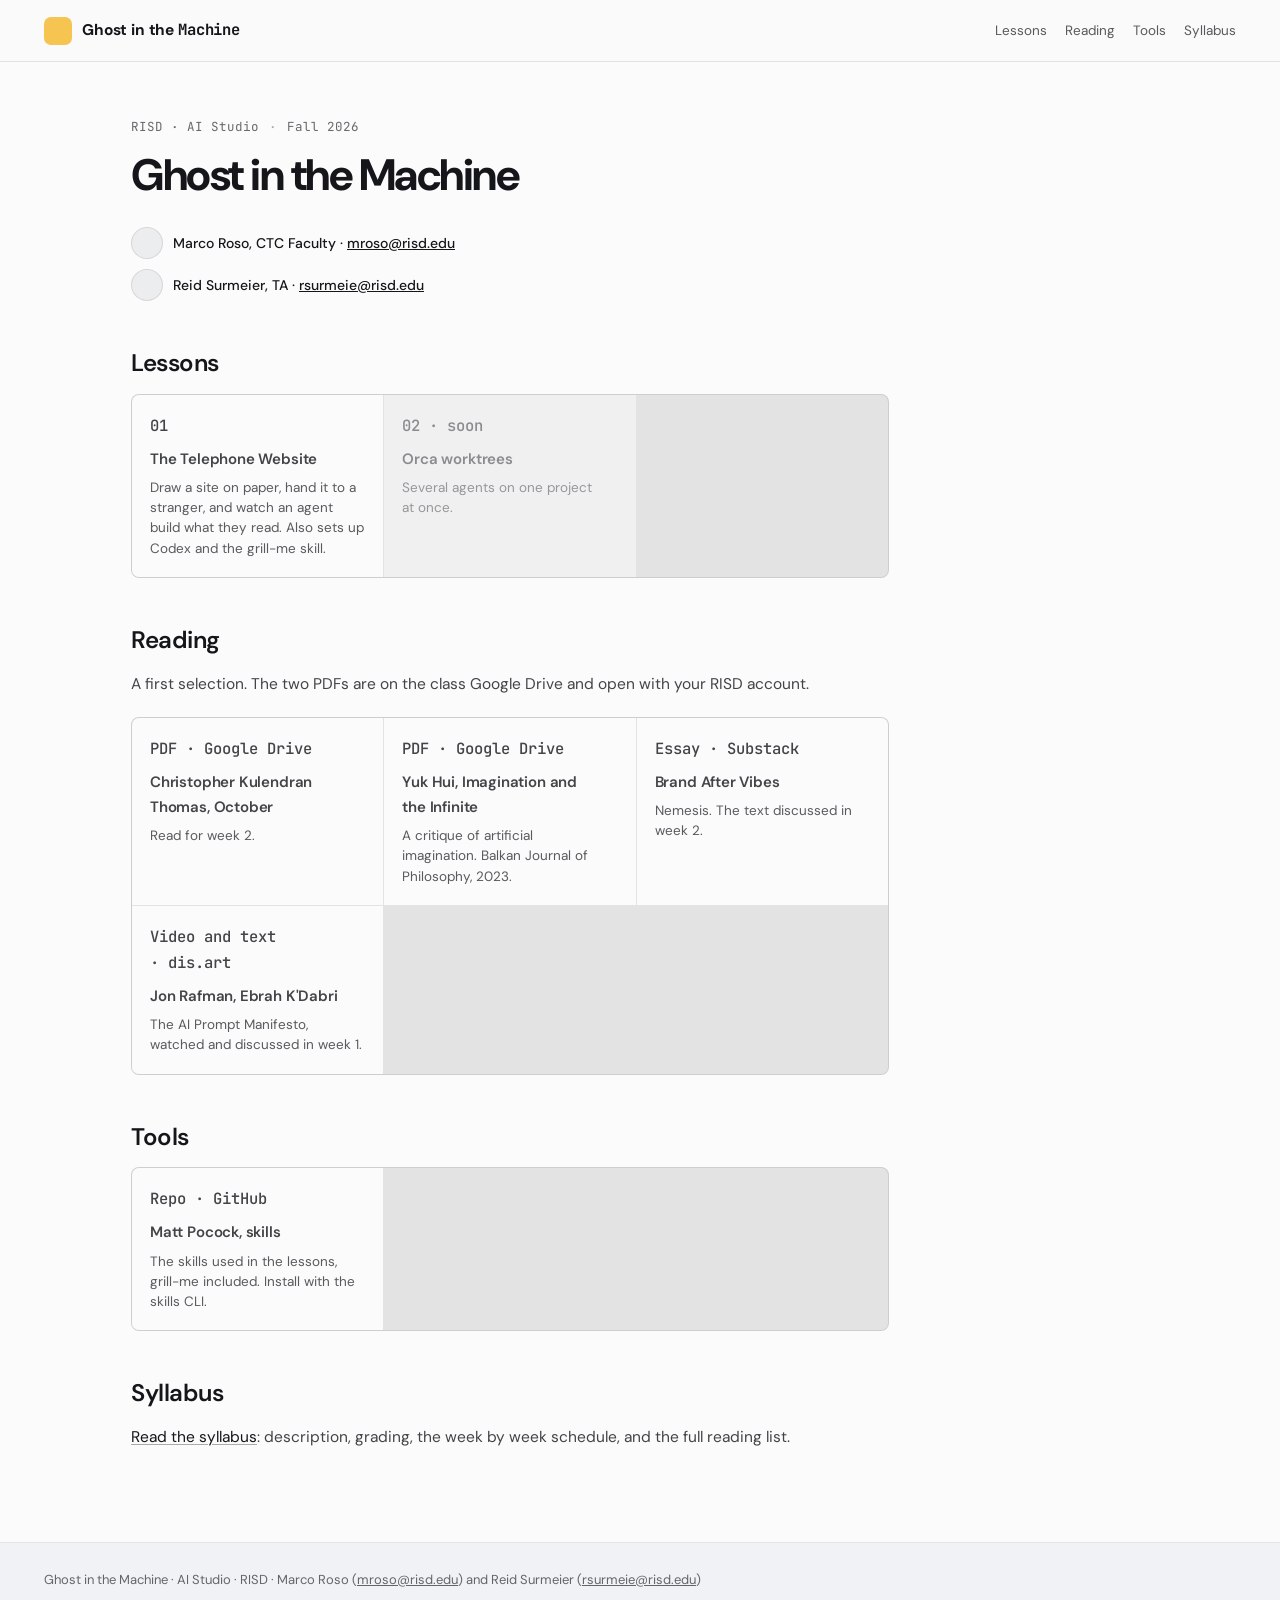
<file: index.html>
<!doctype html>
<html lang="en"><head><meta charset="utf-8"><meta name="viewport" content="width=device-width,initial-scale=1">
<title>Ghost in the Machine</title>
<meta name="description" content="Short, hands-on lessons on working with coding agents.">
<link rel="stylesheet" href="assets/ah.css?v=4">
</head><body>
<header class="ah-header">
  <a class="ah-brand" href="./"><span class="mark"></span><span>Ghost in the <span class="mono">Machine</span></span></a>
  <nav class="ah-nav" aria-label="Primary"><a href="#lessons">Lessons</a><a href="#reading">Reading</a><a href="#tools">Tools</a><a href="syllabus.html">Syllabus</a></nav>
</header>
<div class="ah-shell"><div class="ah-grid">
<article class="ah-article">
  <p class="ah-kicker"><span>RISD · AI Studio</span><span class="sep">·</span><span>Fall 2026</span></p>
  <h1 class="ah-h1"><span>Ghost in the Machine</span></h1>
  <p class="ah-byline"><span class="avatar"></span><span>Marco Roso, CTC Faculty · <a href="mailto:mroso@risd.edu">mroso@risd.edu</a></span></p>
  <p class="ah-byline" style="margin-top:10px"><span class="avatar"></span><span>Reid Surmeier, TA · <a href="mailto:rsurmeie@risd.edu">rsurmeie@risd.edu</a></span></p>
  <div class="ah-prose">
    <h2 id="lessons"><a href="#lessons">Lessons</a></h2>
    <div class="ah-cardgrid">
      <a href="telephone/"><p class="ah-label" style="margin-bottom:8px">01</p><p class="t">The Telephone Website</p><p class="d">Draw a site on paper, hand it to a stranger, and watch an agent build what they read. Also sets up Codex and the grill-me skill.</p></a>
      <a class="soon" href="#"><p class="ah-label" style="margin-bottom:8px">02 · soon</p><p class="t">Orca worktrees</p><p class="d">Several agents on one project at once.</p></a>
    </div>
    <h2 id="reading"><a href="#reading">Reading</a></h2>
    <p>A first selection. The two PDFs are on the class Google Drive and open with your RISD account.</p>
    <div class="ah-cardgrid">
      <a href="https://drive.google.com/file/d/1KsjY30pb14rfDaytv81rS-XnqgkODE0f/view"><p class="ah-label" style="margin-bottom:8px">PDF · Google Drive</p><p class="t">Christopher Kulendran Thomas, October</p><p class="d">Read for week 2.</p></a>
      <a href="https://drive.google.com/file/d/1XwgtjRaCKIUrSgySh6R_6sXkAeTVJKvr/view?usp=sharing"><p class="ah-label" style="margin-bottom:8px">PDF · Google Drive</p><p class="t">Yuk Hui, Imagination and the Infinite</p><p class="d">A critique of artificial imagination. Balkan Journal of Philosophy, 2023.</p></a>
      <a href="https://nemesisglobal.substack.com/p/brand-after-vibes"><p class="ah-label" style="margin-bottom:8px">Essay · Substack</p><p class="t">Brand After Vibes</p><p class="d">Nemesis. The text discussed in week 2.</p></a>
      <a href="https://dis.art/jon-rafman-ebrah-kdabri"><p class="ah-label" style="margin-bottom:8px">Video and text · dis.art</p><p class="t">Jon Rafman, Ebrah K'Dabri</p><p class="d">The AI Prompt Manifesto, watched and discussed in week 1.</p></a>
    </div>
    <h2 id="tools"><a href="#tools">Tools</a></h2>
    <div class="ah-cardgrid">
      <a href="https://github.com/mattpocock/skills"><p class="ah-label" style="margin-bottom:8px">Repo · GitHub</p><p class="t">Matt Pocock, skills</p><p class="d">The skills used in the lessons, grill-me included. Install with the skills CLI.</p></a>
    </div>
    <h2 id="syllabus"><a href="#syllabus">Syllabus</a></h2>
    <p><a href="syllabus.html">Read the syllabus</a>: description, grading, the week by week schedule, and the full reading list.</p>
  </div>
</article>
</div></div>
<footer class="ah-footer">Ghost in the Machine · AI Studio · RISD · Marco Roso (<a href="mailto:mroso@risd.edu">mroso@risd.edu</a>) and Reid Surmeier (<a href="mailto:rsurmeie@risd.edu">rsurmeie@risd.edu</a>)</footer>
<script src="assets/ah.js?v=4"></script>
</body></html>
</file>
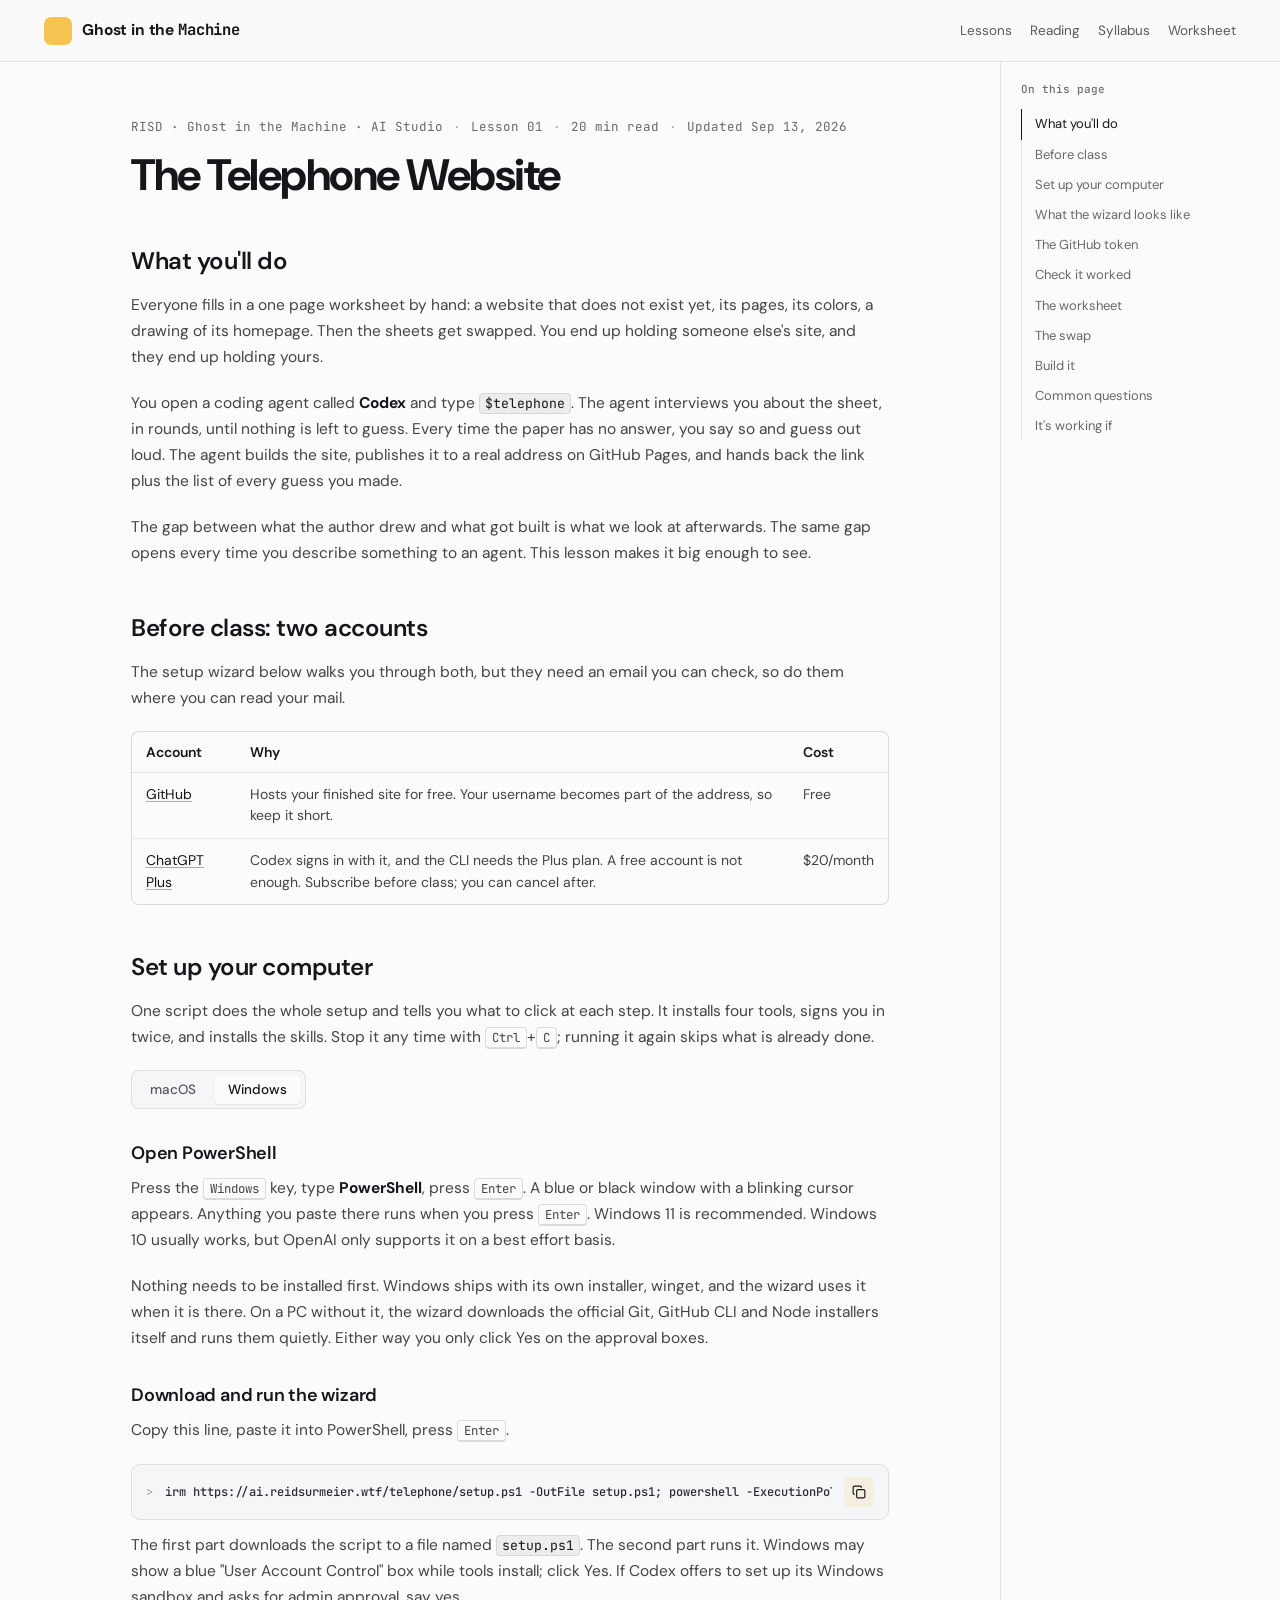
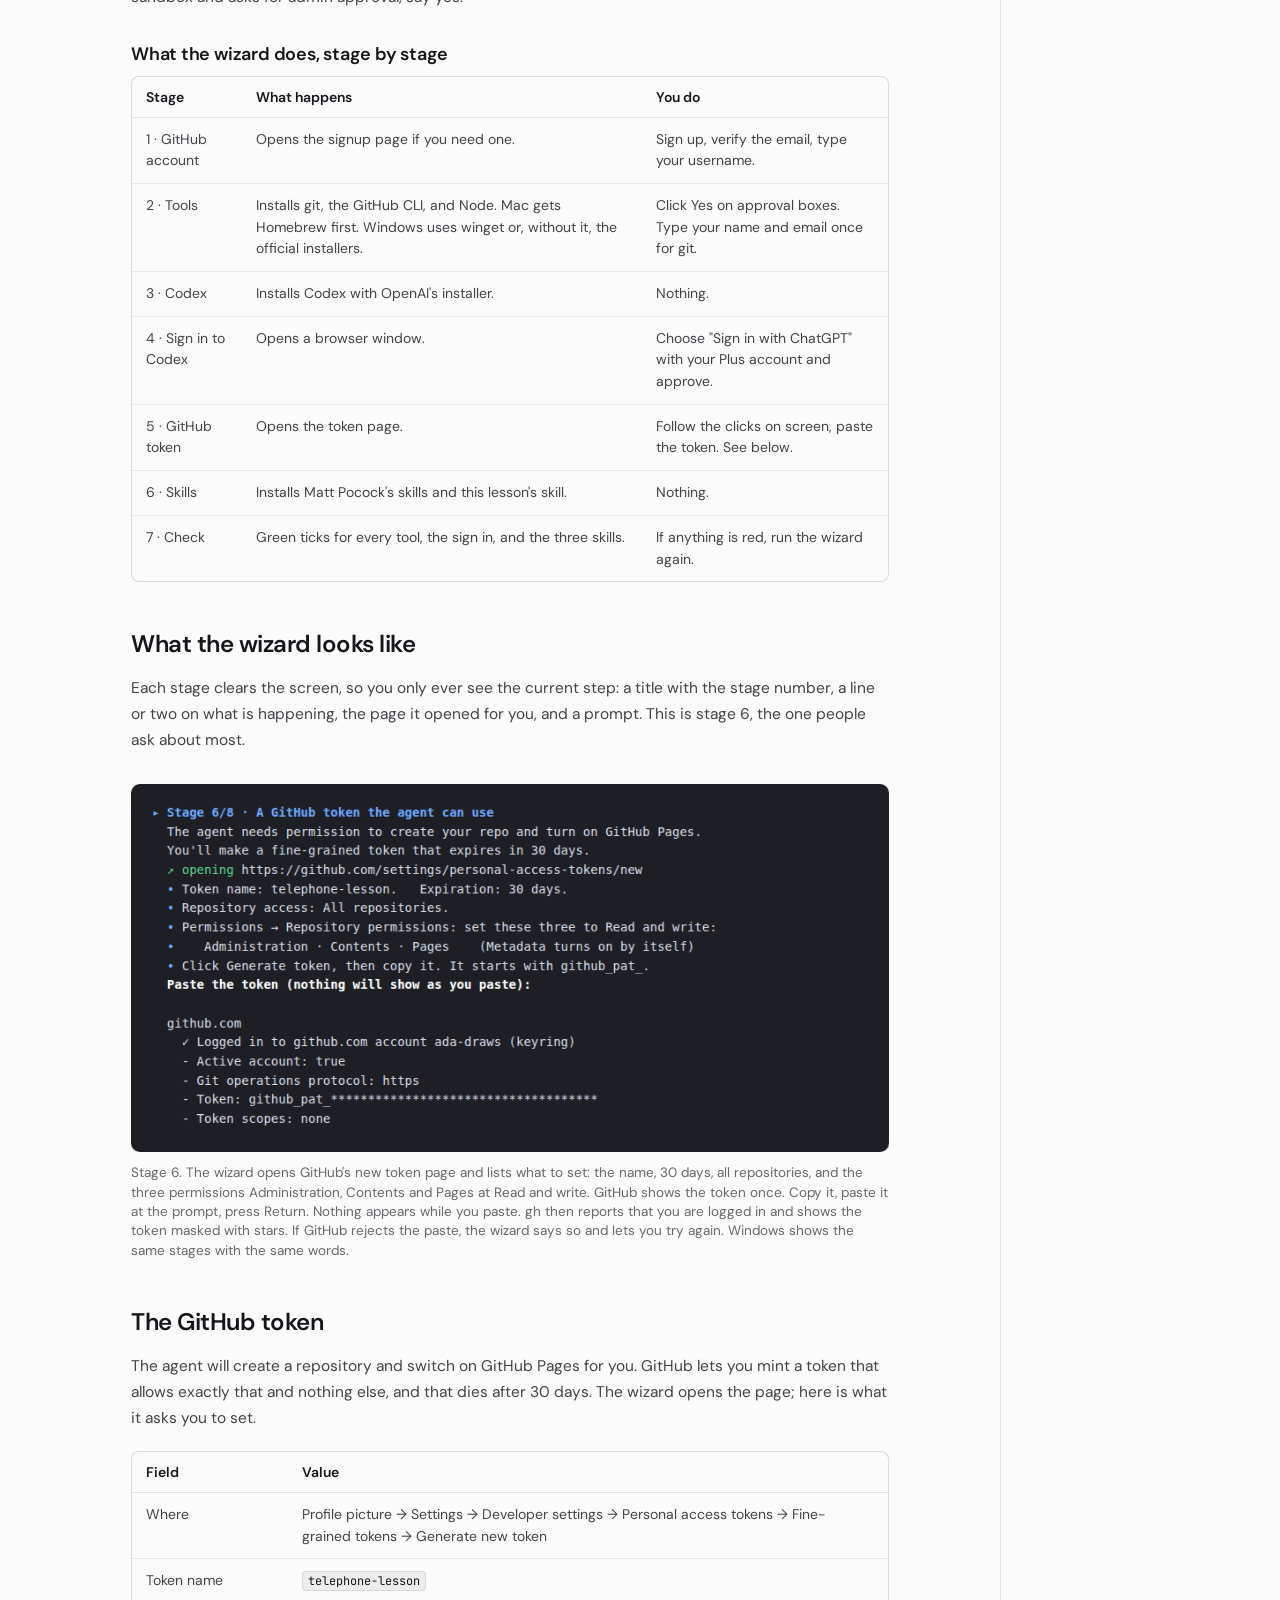
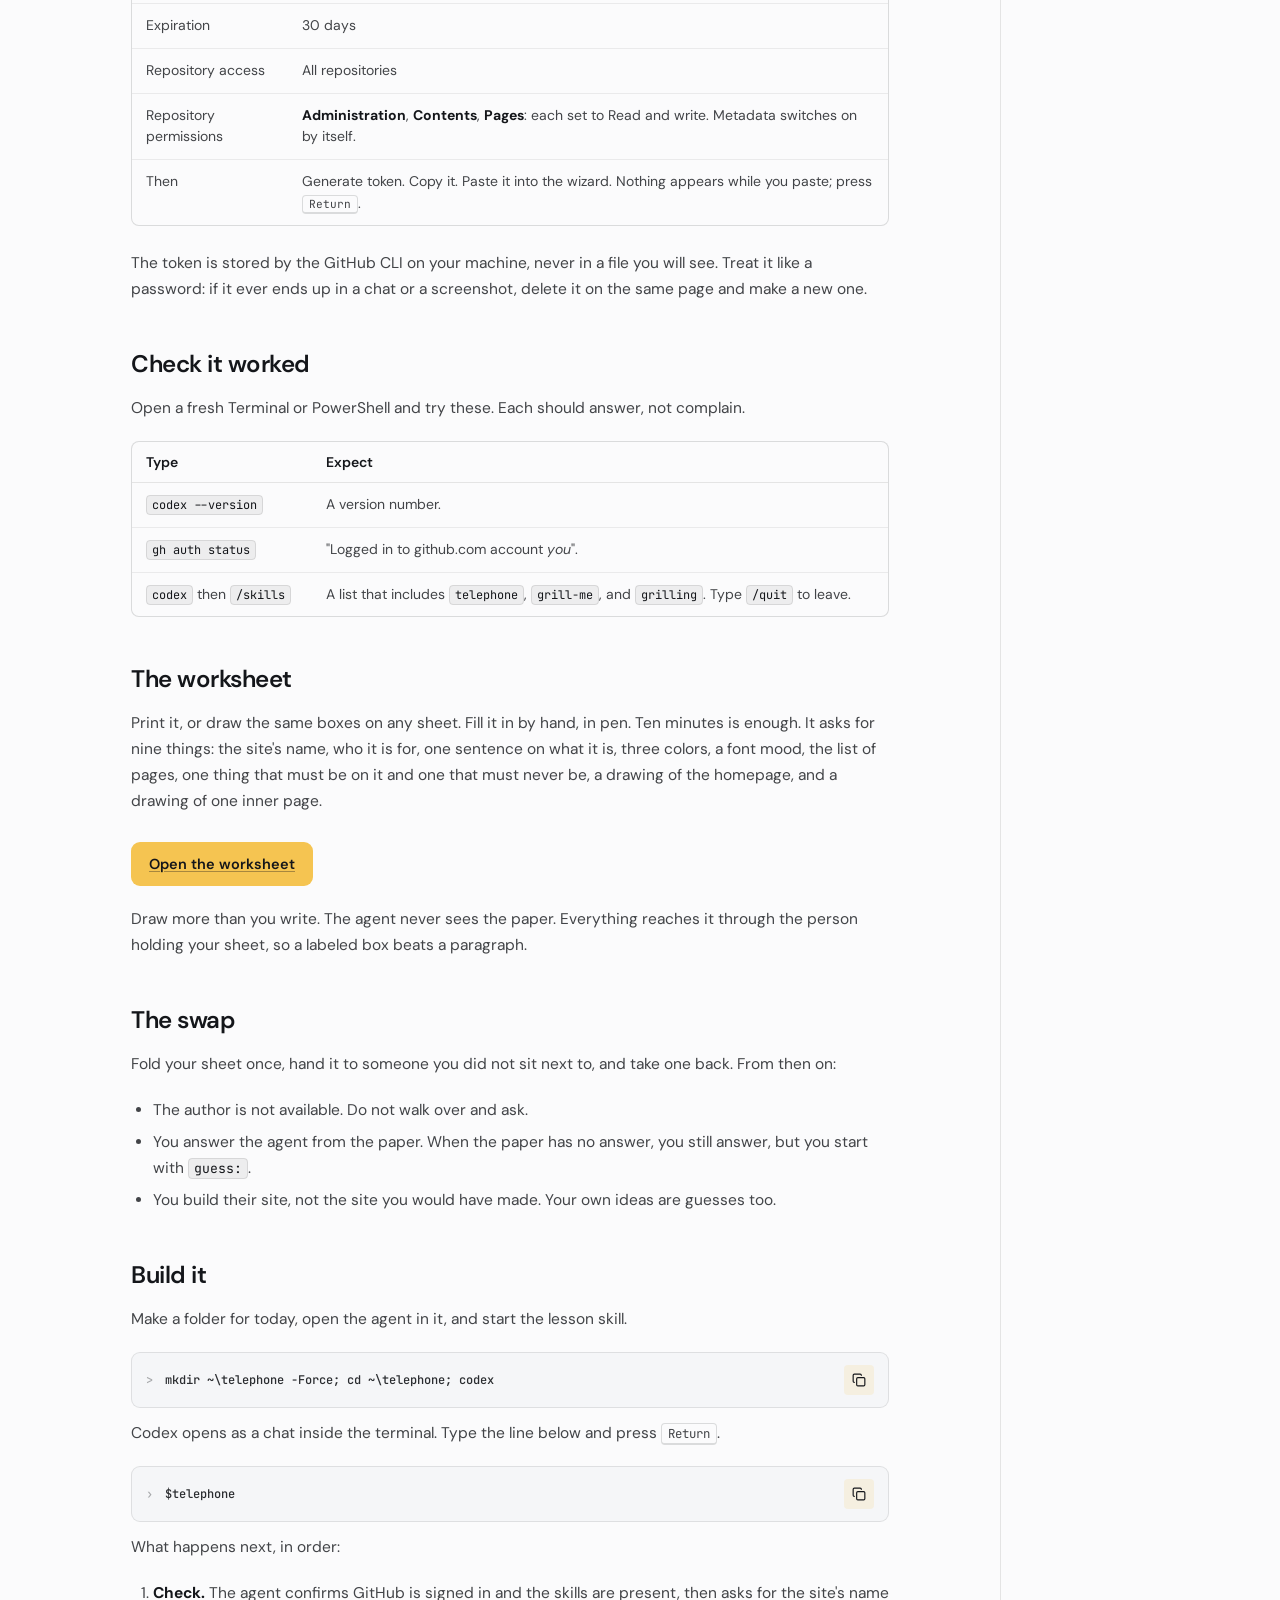
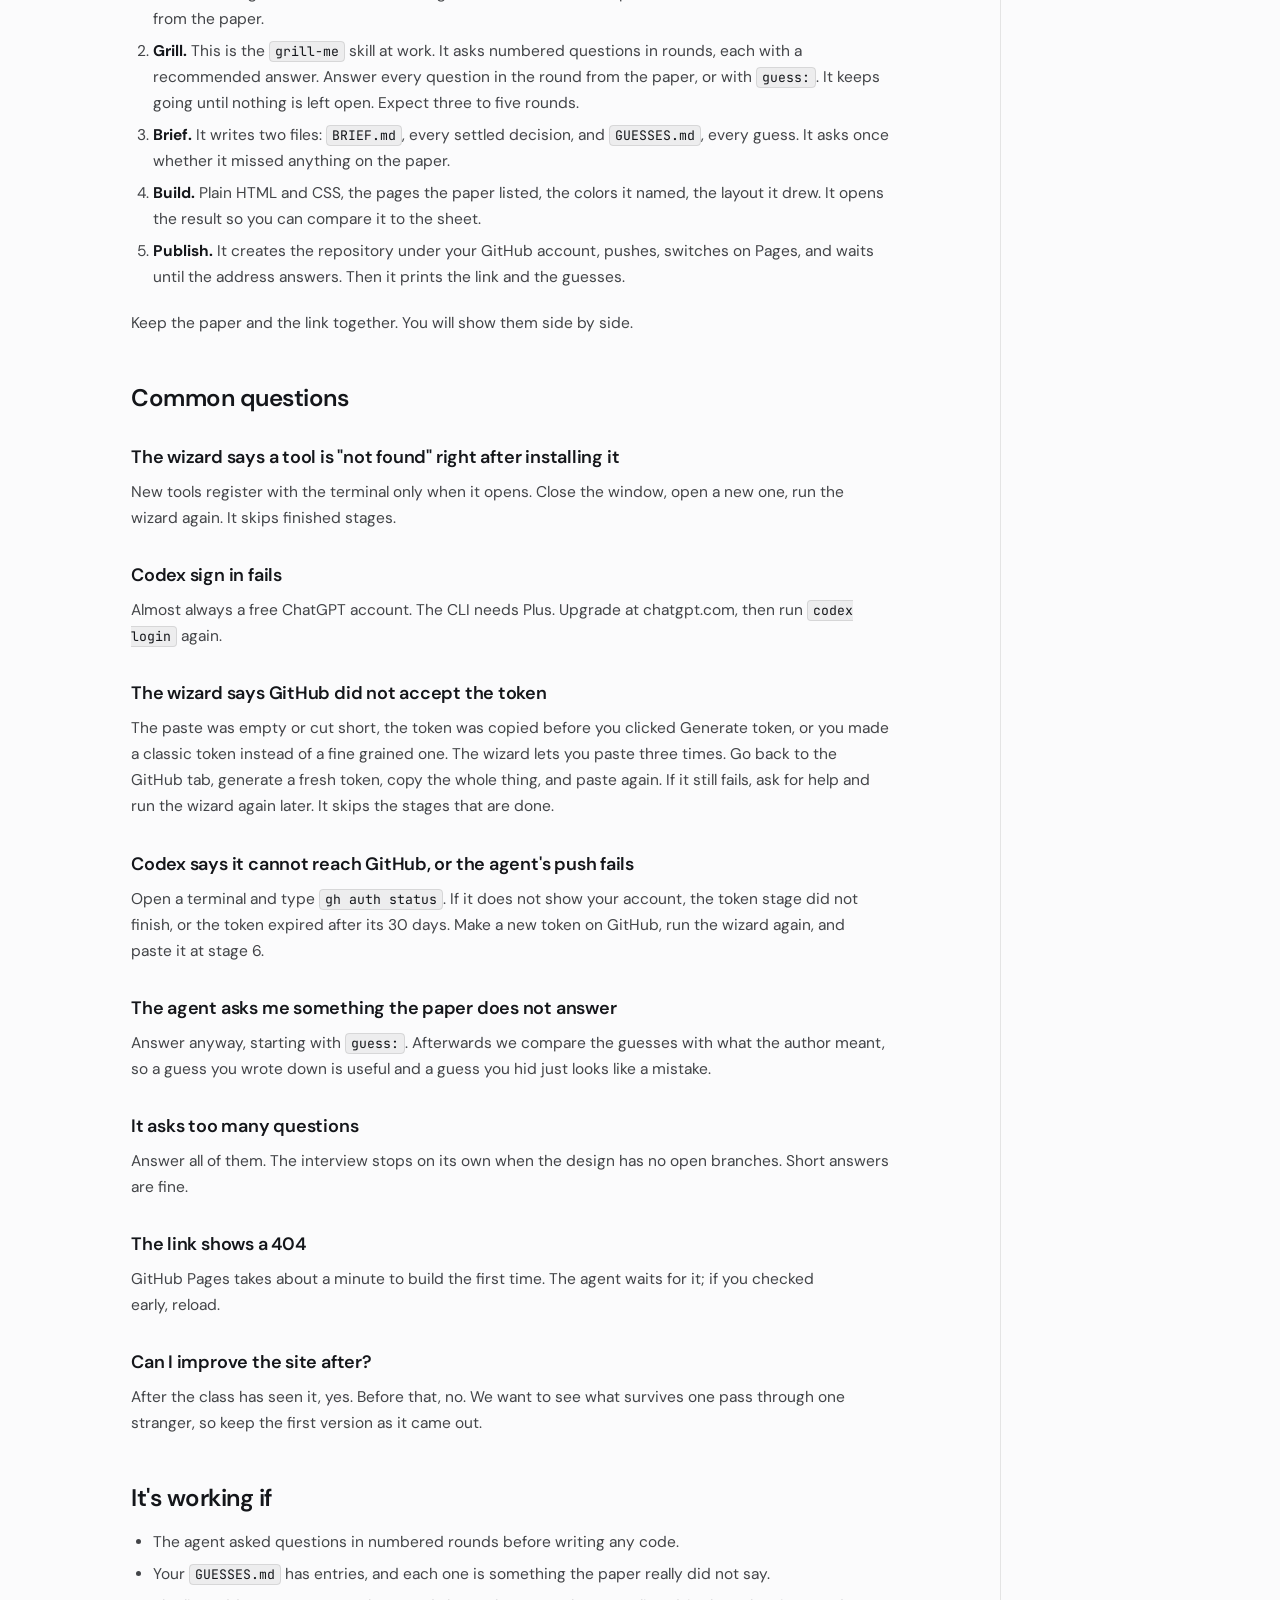
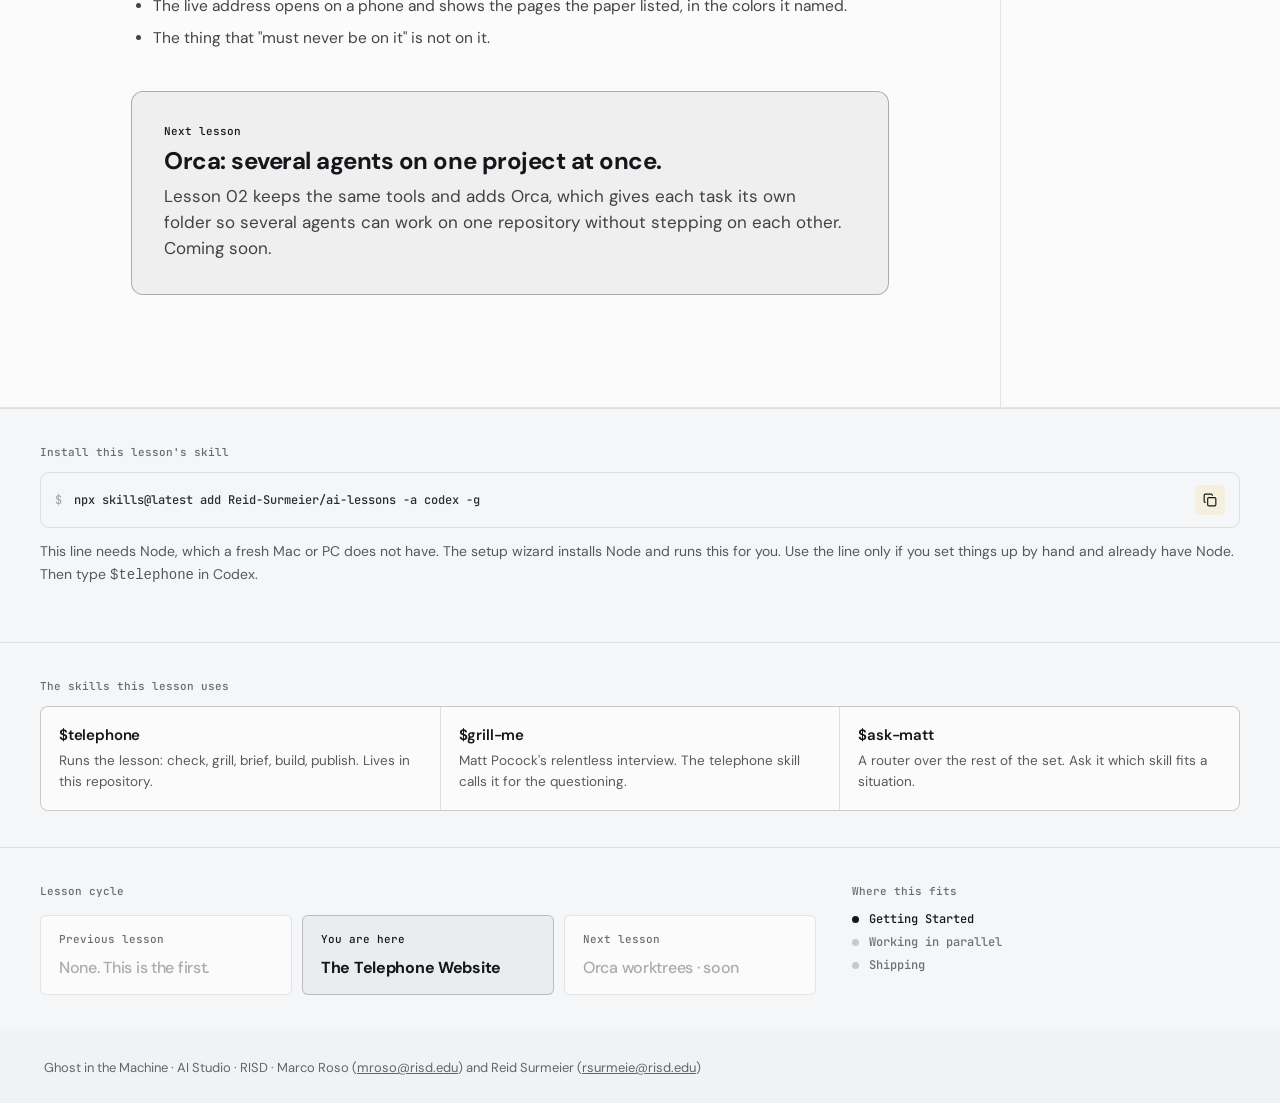
<file: telephone/index.html>
<!doctype html>
<html lang="en"><head><meta charset="utf-8"><meta name="viewport" content="width=device-width,initial-scale=1">
<title>The Telephone Website · Ghost in the Machine</title>
<meta name="description" content="Draw a website on paper, hand it to a stranger, and watch an agent build what they read.">
<link rel="stylesheet" href="../assets/ah.css?v=4">
</head><body>
<header class="ah-header">
  <a class="ah-brand" href="../"><span class="mark"></span><span>Ghost in the <span class="mono">Machine</span></span></a>
  <nav class="ah-nav" aria-label="Primary"><a href="../">Lessons</a><a href="../#reading">Reading</a><a href="../syllabus.html">Syllabus</a><a href="worksheet.html">Worksheet</a></nav>
</header>

<div class="ah-shell"><div class="ah-grid">
<article class="ah-article">
  <p class="ah-kicker"><span>RISD · Ghost in the Machine · AI Studio</span><span class="sep">·</span><span>Lesson 01</span><span class="sep">·</span><span>20 min read</span><span class="sep">·</span><span>Updated Sep 13, 2026</span></p>
  <h1 class="ah-h1"><span>The Telephone Website</span></h1>

<div class="ah-prose">

<h2 id="what-you-will-do"><a href="#what-you-will-do">What you'll do</a></h2>
<p>Everyone fills in a one page worksheet by hand: a website that does not exist yet, its pages, its colors, a drawing of its homepage. Then the sheets get swapped. You end up holding someone else's site, and they end up holding yours.</p>
<p>You open a coding agent called <strong>Codex</strong> and type <code>$telephone</code>. The agent interviews you about the sheet, in rounds, until nothing is left to guess. Every time the paper has no answer, you say so and guess out loud. The agent builds the site, publishes it to a real address on GitHub Pages, and hands back the link plus the list of every guess you made.</p>
<p>The gap between what the author drew and what got built is what we look at afterwards. The same gap opens every time you describe something to an agent. This lesson makes it big enough to see.</p>

<h2 id="before-class"><a href="#before-class">Before class: two accounts</a></h2>
<p>The setup wizard below walks you through both, but they need an email you can check, so do them where you can read your mail.</p>
<div class="ah-table"><div class="scroll"><table>
<thead><tr><th>Account</th><th>Why</th><th>Cost</th></tr></thead>
<tbody>
<tr><td><a href="https://github.com/signup">GitHub</a></td><td>Hosts your finished site for free. Your username becomes part of the address, so keep it short.</td><td>Free</td></tr>
<tr><td><a href="https://chatgpt.com/">ChatGPT Plus</a></td><td>Codex signs in with it, and the CLI needs the Plus plan. A free account is not enough. Subscribe before class; you can cancel after.</td><td>$20/month</td></tr>
</tbody></table></div></div>

<h2 id="set-up"><a href="#set-up">Set up your computer</a></h2>
<p>One script does the whole setup and tells you what to click at each step. It installs four tools, signs you in twice, and installs the skills. Stop it any time with <kbd>Ctrl</kbd>+<kbd>C</kbd>; running it again skips what is already done.</p>
<div class="ah-tabs" role="tablist"><button role="tab" data-os="mac">macOS</button><button role="tab" data-os="windows">Windows</button></div>

<div data-os-panel="mac">
<h3>Open Terminal</h3>
<p>Press <kbd>⌘</kbd>+<kbd>Space</kbd>, type <strong>Terminal</strong>, press <kbd>Return</kbd>. A window with a blinking cursor appears. Anything you paste there runs when you press <kbd>Return</kbd>.</p>
<h3>Download and run the wizard</h3>
<p>Copy this line, paste it into Terminal, press <kbd>Return</kbd>.</p>
<div class="ah-cmd"><span class="dollar">$</span><code>curl -fsSL https://ai.reidsurmeier.wtf/telephone/setup.sh -o setup.sh && bash setup.sh</code><button type="button" aria-label="Copy"></button></div>
<p class="ah-cmd-note">The first part downloads the script to a file named <code>setup.sh</code>. The second part runs it.</p>
<h3>About Homebrew</h3>
<p>Most Macs do not have Homebrew, the installer that developer tools use. You do not need to get it yourself. The wizard checks for it and installs it as its second stage. Expect two things during that stage: the Mac asks for your login password, and nothing shows while you type it, which is normal. Then Apple's command line tools download, which can take five to ten minutes on school wifi. Leave the window open until the wizard moves on.</p>
</div>

<div data-os-panel="windows" hidden>
<h3>Open PowerShell</h3>
<p>Press the <kbd>Windows</kbd> key, type <strong>PowerShell</strong>, press <kbd>Enter</kbd>. A blue or black window with a blinking cursor appears. Anything you paste there runs when you press <kbd>Enter</kbd>. Windows 11 is recommended. Windows 10 usually works, but OpenAI only supports it on a best effort basis.</p>
<p>Nothing needs to be installed first. Windows ships with its own installer, winget, and the wizard uses it when it is there. On a PC without it, the wizard downloads the official Git, GitHub CLI and Node installers itself and runs them quietly. Either way you only click Yes on the approval boxes.</p>
<h3>Download and run the wizard</h3>
<p>Copy this line, paste it into PowerShell, press <kbd>Enter</kbd>.</p>
<div class="ah-cmd"><span class="dollar">&gt;</span><code>irm https://ai.reidsurmeier.wtf/telephone/setup.ps1 -OutFile setup.ps1; powershell -ExecutionPolicy Bypass -File .\setup.ps1</code><button type="button" aria-label="Copy"></button></div>
<p class="ah-cmd-note">The first part downloads the script to a file named <code>setup.ps1</code>. The second part runs it. Windows may show a blue "User Account Control" box while tools install; click Yes. If Codex offers to set up its Windows sandbox and asks for admin approval, say yes.</p>
</div>

<h3>What the wizard does, stage by stage</h3>
<div class="ah-table"><div class="scroll"><table>
<thead><tr><th>Stage</th><th>What happens</th><th>You do</th></tr></thead>
<tbody>
<tr><td>1 · GitHub account</td><td>Opens the signup page if you need one.</td><td>Sign up, verify the email, type your username.</td></tr>
<tr><td>2 · Tools</td><td>Installs git, the GitHub CLI, and Node. Mac gets Homebrew first. Windows uses winget or, without it, the official installers.</td><td>Click Yes on approval boxes. Type your name and email once for git.</td></tr>
<tr><td>3 · Codex</td><td>Installs Codex with OpenAI's installer.</td><td>Nothing.</td></tr>
<tr><td>4 · Sign in to Codex</td><td>Opens a browser window.</td><td>Choose "Sign in with ChatGPT" with your Plus account and approve.</td></tr>
<tr><td>5 · GitHub token</td><td>Opens the token page.</td><td>Follow the clicks on screen, paste the token. See below.</td></tr>
<tr><td>6 · Skills</td><td>Installs Matt Pocock's skills and this lesson's skill.</td><td>Nothing.</td></tr>
<tr><td>7 · Check</td><td>Green ticks for every tool, the sign in, and the three skills.</td><td>If anything is red, run the wizard again.</td></tr>
</tbody></table></div></div>

<h2 id="walkthrough"><a href="#walkthrough">What the wizard looks like</a></h2>
<p>Each stage clears the screen, so you only ever see the current step: a title with the stage number, a line or two on what is happening, the page it opened for you, and a prompt. This is stage 6, the one people ask about most.</p>
<figure>
<img src="img/wizard-token.png" alt="Terminal showing stage 6 of the setup wizard, the GitHub token" width="860" height="417">
<figcaption>Stage 6. The wizard opens GitHub's new token page and lists what to set: the name, 30 days, all repositories, and the three permissions Administration, Contents and Pages at Read and write. GitHub shows the token once. Copy it, paste it at the prompt, press Return. Nothing appears while you paste. gh then reports that you are logged in and shows the token masked with stars. If GitHub rejects the paste, the wizard says so and lets you try again. Windows shows the same stages with the same words.</figcaption>
</figure>

<h2 id="token"><a href="#token">The GitHub token</a></h2>
<p>The agent will create a repository and switch on GitHub Pages for you. GitHub lets you mint a token that allows exactly that and nothing else, and that dies after 30 days. The wizard opens the page; here is what it asks you to set.</p>
<div class="ah-table"><div class="scroll"><table>
<thead><tr><th>Field</th><th>Value</th></tr></thead>
<tbody>
<tr><td>Where</td><td>Profile picture → Settings → Developer settings → Personal access tokens → Fine-grained tokens → Generate new token</td></tr>
<tr><td>Token name</td><td><code>telephone-lesson</code></td></tr>
<tr><td>Expiration</td><td>30 days</td></tr>
<tr><td>Repository access</td><td>All repositories</td></tr>
<tr><td>Repository permissions</td><td><strong>Administration</strong>, <strong>Contents</strong>, <strong>Pages</strong>: each set to Read and write. Metadata switches on by itself.</td></tr>
<tr><td>Then</td><td>Generate token. Copy it. Paste it into the wizard. Nothing appears while you paste; press <kbd>Return</kbd>.</td></tr>
</tbody></table></div></div>
<p>The token is stored by the GitHub CLI on your machine, never in a file you will see. Treat it like a password: if it ever ends up in a chat or a screenshot, delete it on the same page and make a new one.</p>

<h2 id="check"><a href="#check">Check it worked</a></h2>
<p>Open a fresh Terminal or PowerShell and try these. Each should answer, not complain.</p>
<div class="ah-table"><div class="scroll"><table>
<thead><tr><th>Type</th><th>Expect</th></tr></thead>
<tbody>
<tr><td><code>codex --version</code></td><td>A version number.</td></tr>
<tr><td><code>gh auth status</code></td><td>"Logged in to github.com account <em>you</em>".</td></tr>
<tr><td><code>codex</code> then <code>/skills</code></td><td>A list that includes <code>telephone</code>, <code>grill-me</code>, and <code>grilling</code>. Type <code>/quit</code> to leave.</td></tr>
</tbody></table></div></div>

<h2 id="worksheet"><a href="#worksheet">The worksheet</a></h2>
<p>Print it, or draw the same boxes on any sheet. Fill it in by hand, in pen. Ten minutes is enough. It asks for nine things: the site's name, who it is for, one sentence on what it is, three colors, a font mood, the list of pages, one thing that must be on it and one that must never be, a drawing of the homepage, and a drawing of one inner page.</p>
<a class="ah-btn" href="worksheet.html">Open the worksheet</a>
<p style="margin-top:20px">Draw more than you write. The agent never sees the paper. Everything reaches it through the person holding your sheet, so a labeled box beats a paragraph.</p>

<h2 id="the-swap"><a href="#the-swap">The swap</a></h2>
<p>Fold your sheet once, hand it to someone you did not sit next to, and take one back. From then on:</p>
<ul>
<li>The author is not available. Do not walk over and ask.</li>
<li>You answer the agent from the paper. When the paper has no answer, you still answer, but you start with <code>guess:</code>.</li>
<li>You build their site, not the site you would have made. Your own ideas are guesses too.</li>
</ul>

<h2 id="build"><a href="#build">Build it</a></h2>
<p>Make a folder for today, open the agent in it, and start the lesson skill.</p>
<div data-os-panel="mac">
<div class="ah-cmd"><span class="dollar">$</span><code>mkdir -p ~/telephone && cd ~/telephone && codex</code><button type="button" aria-label="Copy"></button></div>
</div>
<div data-os-panel="windows" hidden>
<div class="ah-cmd"><span class="dollar">&gt;</span><code>mkdir ~\telephone -Force; cd ~\telephone; codex</code><button type="button" aria-label="Copy"></button></div>
</div>
<p class="ah-cmd-note">Codex opens as a chat inside the terminal. Type the line below and press <kbd>Return</kbd>.</p>
<div class="ah-cmd"><span class="dollar">›</span><code>$telephone</code><button type="button" aria-label="Copy"></button></div>
<p>What happens next, in order:</p>
<ol>
<li><strong>Check.</strong> The agent confirms GitHub is signed in and the skills are present, then asks for the site's name from the paper.</li>
<li><strong>Grill.</strong> This is the <code>grill-me</code> skill at work. It asks numbered questions in rounds, each with a recommended answer. Answer every question in the round from the paper, or with <code>guess:</code>. It keeps going until nothing is left open. Expect three to five rounds.</li>
<li><strong>Brief.</strong> It writes two files: <code>BRIEF.md</code>, every settled decision, and <code>GUESSES.md</code>, every guess. It asks once whether it missed anything on the paper.</li>
<li><strong>Build.</strong> Plain HTML and CSS, the pages the paper listed, the colors it named, the layout it drew. It opens the result so you can compare it to the sheet.</li>
<li><strong>Publish.</strong> It creates the repository under your GitHub account, pushes, switches on Pages, and waits until the address answers. Then it prints the link and the guesses.</li>
</ol>
<p>Keep the paper and the link together. You will show them side by side.</p>

<h2 id="common-questions"><a href="#common-questions">Common questions</a></h2>
<h3>The wizard says a tool is "not found" right after installing it</h3>
<p>New tools register with the terminal only when it opens. Close the window, open a new one, run the wizard again. It skips finished stages.</p>
<h3>Codex sign in fails</h3>
<p>Almost always a free ChatGPT account. The CLI needs Plus. Upgrade at chatgpt.com, then run <code>codex login</code> again.</p>
<h3>The wizard says GitHub did not accept the token</h3>
<p>The paste was empty or cut short, the token was copied before you clicked Generate token, or you made a classic token instead of a fine grained one. The wizard lets you paste three times. Go back to the GitHub tab, generate a fresh token, copy the whole thing, and paste again. If it still fails, ask for help and run the wizard again later. It skips the stages that are done.</p>
<h3>Codex says it cannot reach GitHub, or the agent's push fails</h3>
<p>Open a terminal and type <code>gh auth status</code>. If it does not show your account, the token stage did not finish, or the token expired after its 30 days. Make a new token on GitHub, run the wizard again, and paste it at stage 6.</p>
<h3>The agent asks me something the paper does not answer</h3>
<p>Answer anyway, starting with <code>guess:</code>. Afterwards we compare the guesses with what the author meant, so a guess you wrote down is useful and a guess you hid just looks like a mistake.</p>
<h3>It asks too many questions</h3>
<p>Answer all of them. The interview stops on its own when the design has no open branches. Short answers are fine.</p>
<h3>The link shows a 404</h3>
<p>GitHub Pages takes about a minute to build the first time. The agent waits for it; if you checked early, reload.</p>
<h3>Can I improve the site after?</h3>
<p>After the class has seen it, yes. Before that, no. We want to see what survives one pass through one stranger, so keep the first version as it came out.</p>

<h2 id="its-working-if"><a href="#its-working-if">It's working if</a></h2>
<ul>
<li>The agent asked questions in numbered rounds before writing any code.</li>
<li>Your <code>GUESSES.md</code> has entries, and each one is something the paper really did not say.</li>
<li>The live address opens on a phone and shows the pages the paper listed, in the colors it named.</li>
<li>The thing that "must never be on it" is not on it.</li>
</ul>

<aside class="ah-callout">
  <span class="ah-label primary" style="margin:0">Next lesson</span>
  <h3>Orca: several agents on one project at once.</h3>
  <p>Lesson 02 keeps the same tools and adds Orca, which gives each task its own folder so several agents can work on one repository without stepping on each other. Coming soon.</p>
</aside>

</div>
</article>

<aside class="ah-aside"><div>
  <p class="ah-label">On this page</p>
  <ul>
    <li><a href="#what-you-will-do">What you'll do</a></li>
    <li><a href="#before-class">Before class</a></li>
    <li><a href="#set-up">Set up your computer</a></li>
    <li><a href="#walkthrough">What the wizard looks like</a></li>
    <li><a href="#token">The GitHub token</a></li>
    <li><a href="#check">Check it worked</a></li>
    <li><a href="#worksheet">The worksheet</a></li>
    <li><a href="#the-swap">The swap</a></li>
    <li><a href="#build">Build it</a></li>
    <li><a href="#common-questions">Common questions</a></li>
    <li><a href="#its-working-if">It's working if</a></li>
  </ul>
</div></aside>
</div></div>

<section class="ah-band" aria-label="Install this skill"><div class="ah-band-inner">
  <p class="ah-label">Install this lesson's skill</p>
  <div class="ah-cmd"><span class="dollar">$</span><code>npx skills@latest add Reid-Surmeier/ai-lessons -a codex -g</code><button type="button" aria-label="Copy"></button></div>
  <p class="ah-cmd-note">This line needs Node, which a fresh Mac or PC does not have. The setup wizard installs Node and runs this for you. Use the line only if you set things up by hand and already have Node. Then type <code>$telephone</code> in Codex.</p>
</div></section>

<section class="ah-band" aria-label="Install the skills"><div class="ah-band-inner">
  <p class="ah-label">The skills this lesson uses</p>
  <div class="ah-cardgrid">
    <a href="https://github.com/Reid-Surmeier/ai-lessons/blob/main/skills/telephone/SKILL.md"><p class="t">$telephone</p><p class="d">Runs the lesson: check, grill, brief, build, publish. Lives in this repository.</p></a>
    <a href="https://www.aihero.dev/skills-grill-me"><p class="t">$grill-me</p><p class="d">Matt Pocock's relentless interview. The telephone skill calls it for the questioning.</p></a>
    <a href="https://www.aihero.dev/skills-ask-matt"><p class="t">$ask-matt</p><p class="d">A router over the rest of the set. Ask it which skill fits a situation.</p></a>
  </div>
</div></section>

<section class="ah-band" aria-label="Lesson cycle"><div class="ah-band-inner ah-band-cols">
  <div>
    <p class="ah-label">Lesson cycle</p>
    <div class="ah-cycle">
      <div><p class="ah-label">Previous lesson</p><p class="name dim">None. This is the first.</p></div>
      <div class="here"><p class="ah-label">You are here</p><p class="name">The Telephone Website</p></div>
      <div><p class="ah-label">Next lesson</p><p class="name dim">Orca worktrees · soon</p></div>
    </div>
  </div>
  <div>
    <p class="ah-label">Where this fits</p>
    <ol class="ah-track">
      <li aria-current="step"><a href="./"><span class="dot"></span>Getting Started</a></li>
      <li><a href="../"><span class="dot"></span>Working in parallel</a></li>
      <li><a href="../"><span class="dot"></span>Shipping</a></li>
    </ol>
  </div>
</div></section>

<footer class="ah-footer">Ghost in the Machine · AI Studio · RISD · Marco Roso (<a href="mailto:mroso@risd.edu">mroso@risd.edu</a>) and Reid Surmeier (<a href="mailto:rsurmeie@risd.edu">rsurmeie@risd.edu</a>)</footer>
<script src="../assets/ah.js?v=4"></script>
</body></html>
</file>
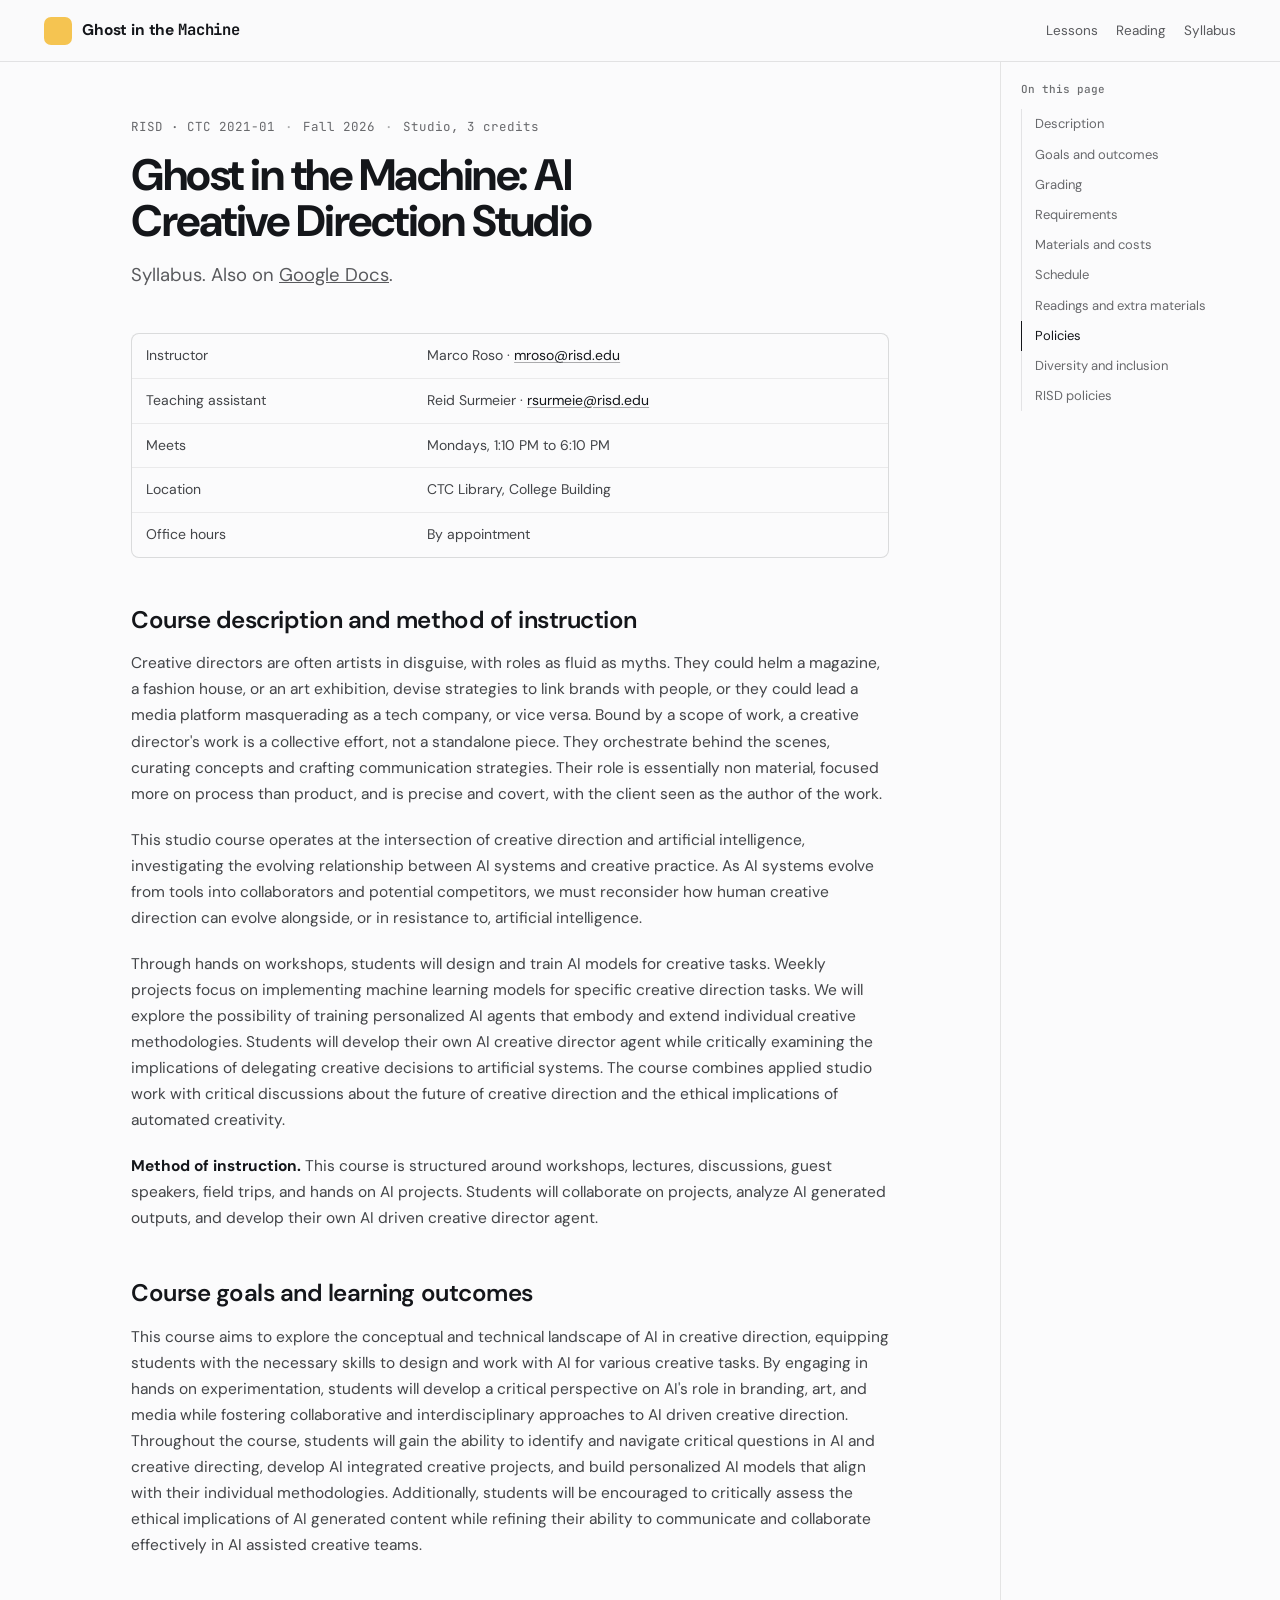
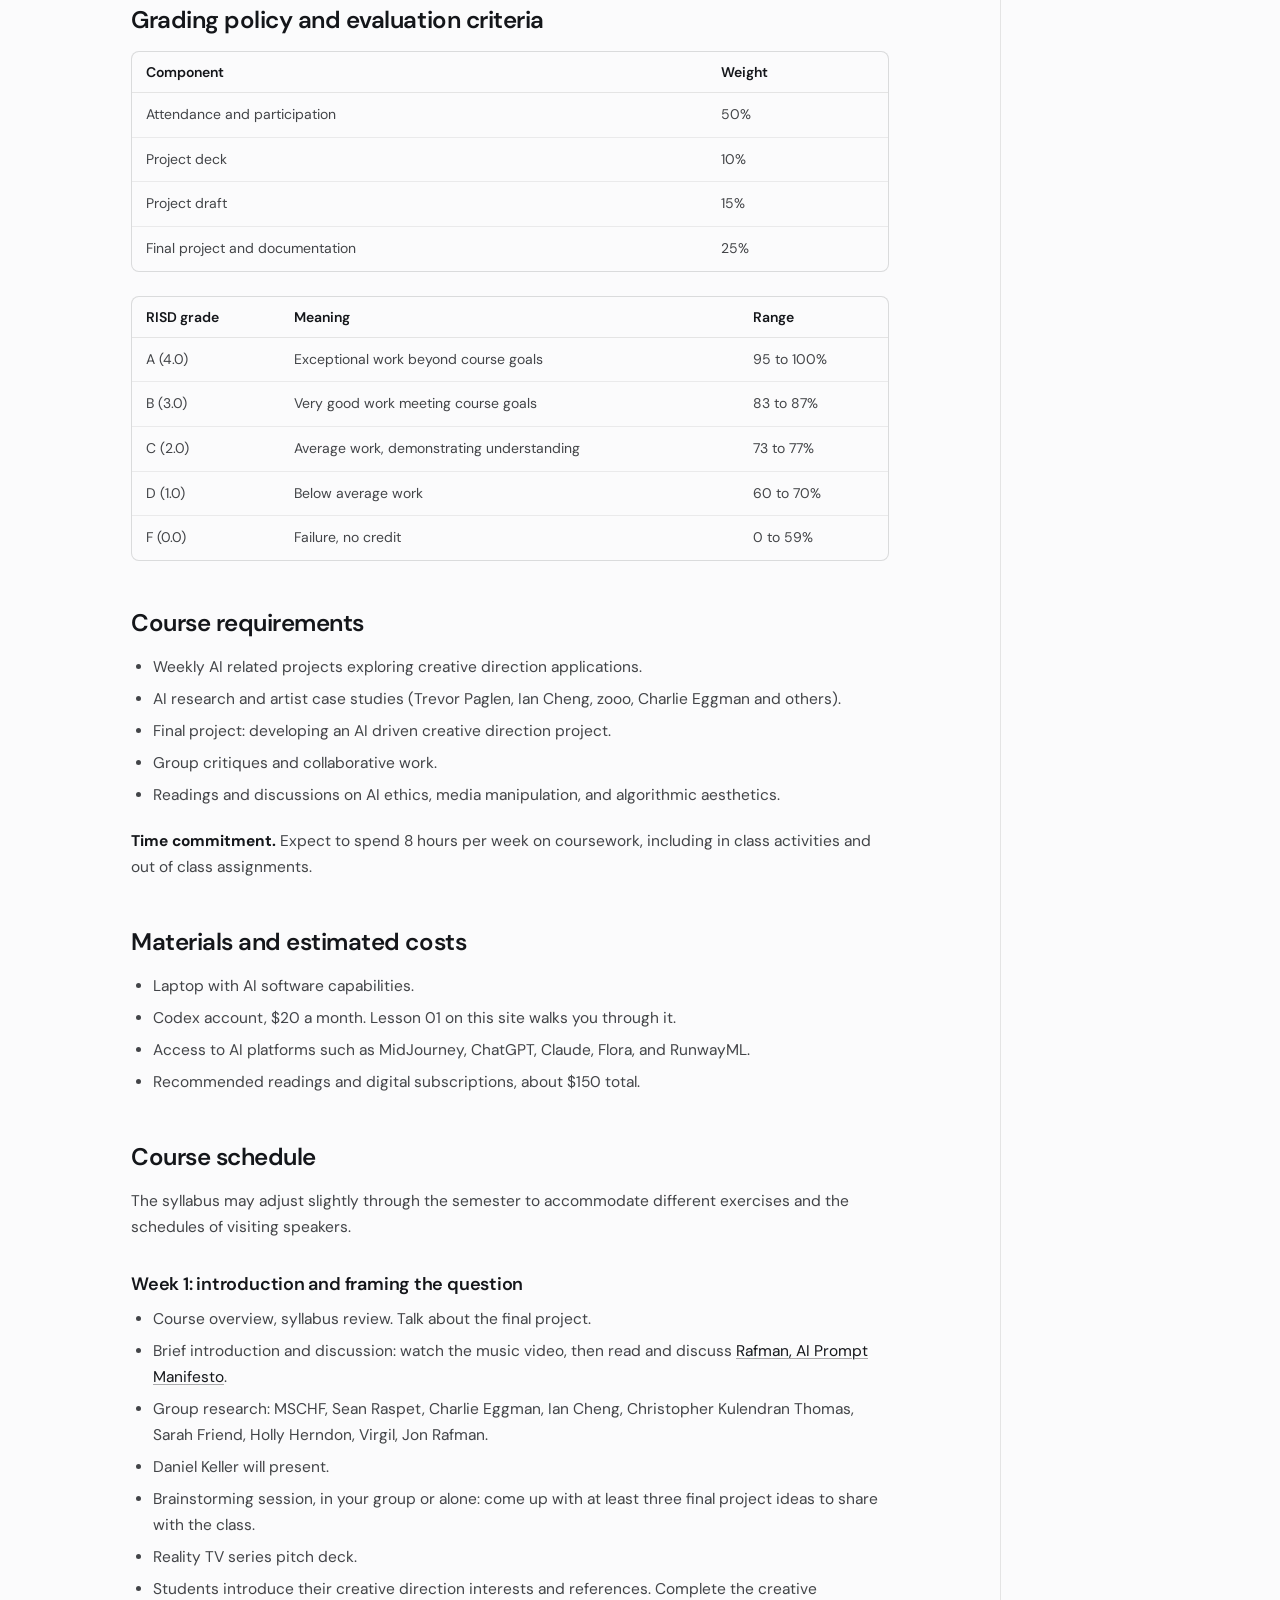
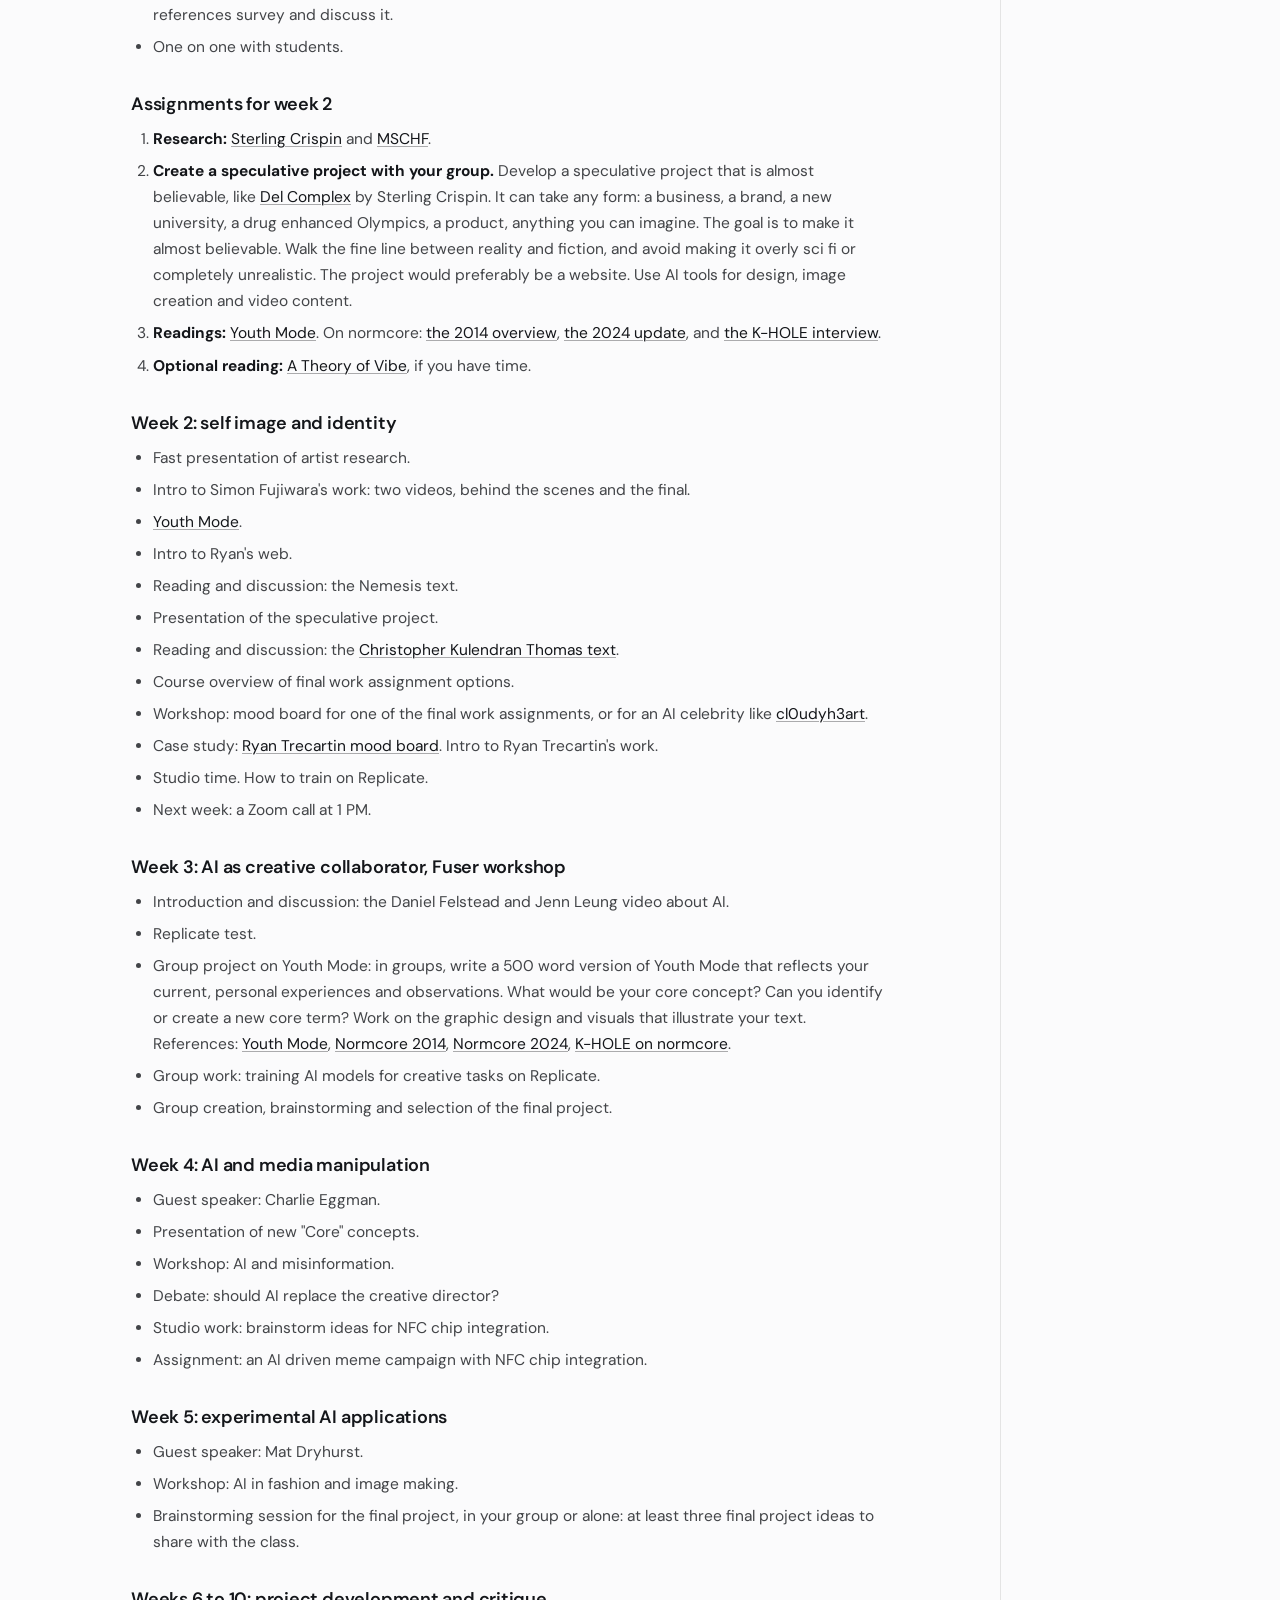
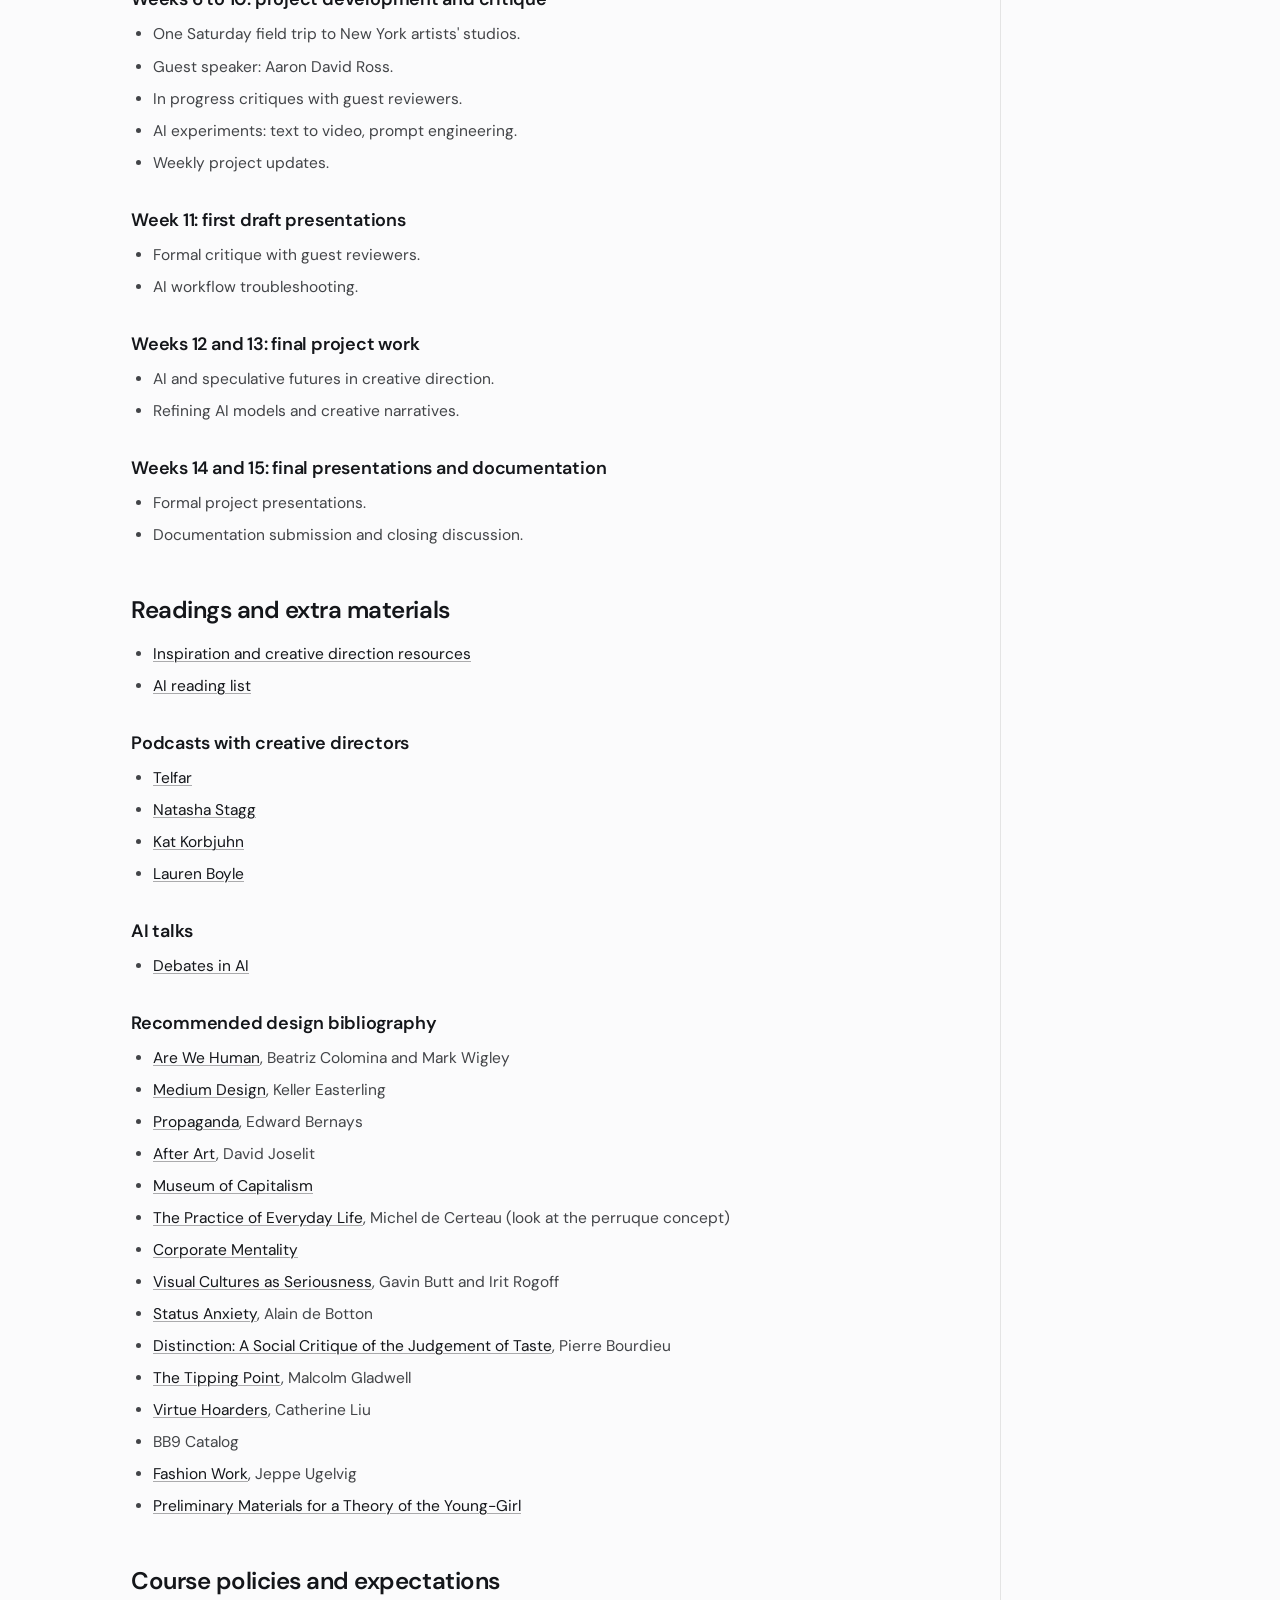
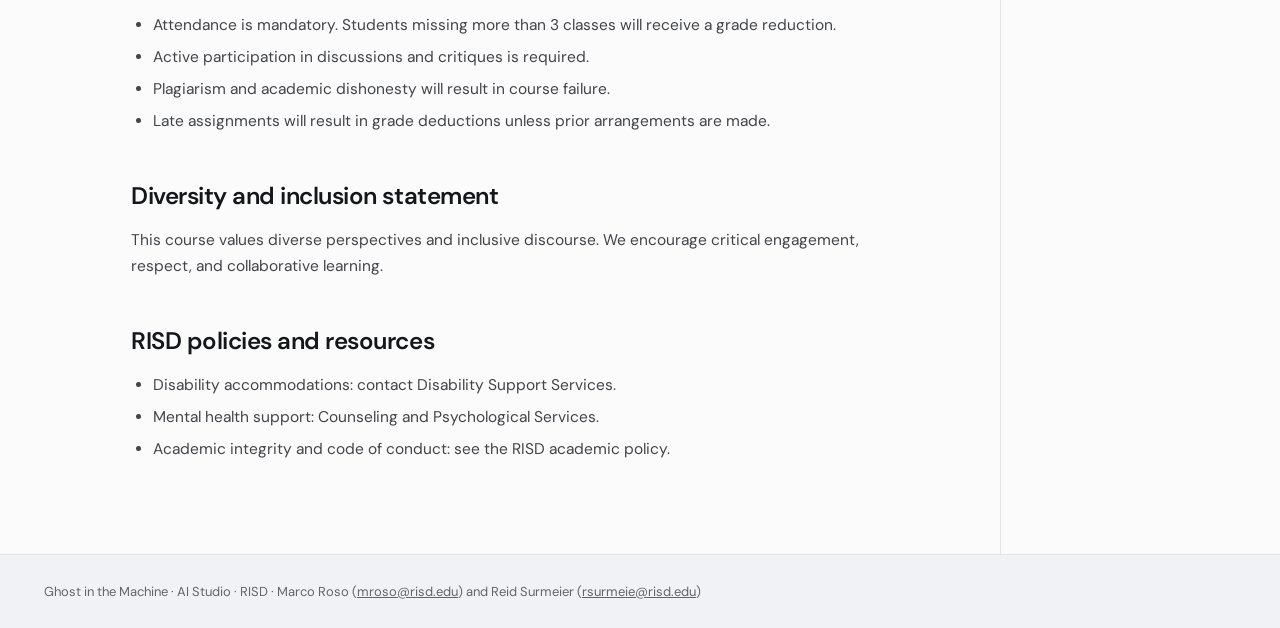
<file: syllabus.html>
<!doctype html>
<html lang="en"><head><meta charset="utf-8"><meta name="viewport" content="width=device-width,initial-scale=1">
<title>Syllabus · Ghost in the Machine</title>
<meta name="description" content="CTC 2021-01, Ghost in the Machine: AI Creative Direction Studio. RISD, Fall 2026.">
<link rel="stylesheet" href="assets/ah.css?v=4">
</head><body>
<header class="ah-header">
  <a class="ah-brand" href="./"><span class="mark"></span><span>Ghost in the <span class="mono">Machine</span></span></a>
  <nav class="ah-nav" aria-label="Primary"><a href="./">Lessons</a><a href="./#reading">Reading</a><a href="syllabus.html">Syllabus</a></nav>
</header>
<div class="ah-shell"><div class="ah-grid">
<article class="ah-article">
  <p class="ah-kicker"><span>RISD · CTC 2021-01</span><span class="sep">·</span><span>Fall 2026</span><span class="sep">·</span><span>Studio, 3 credits</span></p>
  <h1 class="ah-h1"><span>Ghost in the Machine: AI Creative Direction Studio</span></h1>
  <p class="ah-sub">Syllabus. Also on <a href="https://docs.google.com/document/d/1zOG8e9lDLDzFtj-Ua0o6Q1t5zPHpxgtSMdGXJ9qOUTY/edit?usp=drive_link">Google Docs</a>.</p>
<div class="ah-prose">
<div class="ah-table" style="margin-top:36px"><div class="scroll"><table>
<tbody>
<tr><td>Instructor</td><td>Marco Roso · <a href="mailto:mroso@risd.edu">mroso@risd.edu</a></td></tr>
<tr><td>Teaching assistant</td><td>Reid Surmeier · <a href="mailto:rsurmeie@risd.edu">rsurmeie@risd.edu</a></td></tr>
<tr><td>Meets</td><td>Mondays, 1:10 PM to 6:10 PM</td></tr>
<tr><td>Location</td><td>CTC Library, College Building</td></tr>
<tr><td>Office hours</td><td>By appointment</td></tr>
</tbody></table></div></div>

<h2 id="description"><a href="#description">Course description and method of instruction</a></h2>
<p>Creative directors are often artists in disguise, with roles as fluid as myths. They could helm a magazine, a fashion house, or an art exhibition, devise strategies to link brands with people, or they could lead a media platform masquerading as a tech company, or vice versa. Bound by a scope of work, a creative director's work is a collective effort, not a standalone piece. They orchestrate behind the scenes, curating concepts and crafting communication strategies. Their role is essentially non material, focused more on process than product, and is precise and covert, with the client seen as the author of the work.</p>
<p>This studio course operates at the intersection of creative direction and artificial intelligence, investigating the evolving relationship between AI systems and creative practice. As AI systems evolve from tools into collaborators and potential competitors, we must reconsider how human creative direction can evolve alongside, or in resistance to, artificial intelligence.</p>
<p>Through hands on workshops, students will design and train AI models for creative tasks. Weekly projects focus on implementing machine learning models for specific creative direction tasks. We will explore the possibility of training personalized AI agents that embody and extend individual creative methodologies. Students will develop their own AI creative director agent while critically examining the implications of delegating creative decisions to artificial systems. The course combines applied studio work with critical discussions about the future of creative direction and the ethical implications of automated creativity.</p>
<p><strong>Method of instruction.</strong> This course is structured around workshops, lectures, discussions, guest speakers, field trips, and hands on AI projects. Students will collaborate on projects, analyze AI generated outputs, and develop their own AI driven creative director agent.</p>

<h2 id="goals"><a href="#goals">Course goals and learning outcomes</a></h2>
<p>This course aims to explore the conceptual and technical landscape of AI in creative direction, equipping students with the necessary skills to design and work with AI for various creative tasks. By engaging in hands on experimentation, students will develop a critical perspective on AI's role in branding, art, and media while fostering collaborative and interdisciplinary approaches to AI driven creative direction. Throughout the course, students will gain the ability to identify and navigate critical questions in AI and creative directing, develop AI integrated creative projects, and build personalized AI models that align with their individual methodologies. Additionally, students will be encouraged to critically assess the ethical implications of AI generated content while refining their ability to communicate and collaborate effectively in AI assisted creative teams.</p>

<h2 id="grading"><a href="#grading">Grading policy and evaluation criteria</a></h2>
<div class="ah-table"><div class="scroll"><table>
<thead><tr><th>Component</th><th>Weight</th></tr></thead>
<tbody>
<tr><td>Attendance and participation</td><td>50%</td></tr>
<tr><td>Project deck</td><td>10%</td></tr>
<tr><td>Project draft</td><td>15%</td></tr>
<tr><td>Final project and documentation</td><td>25%</td></tr>
</tbody></table></div></div>
<div class="ah-table"><div class="scroll"><table>
<thead><tr><th>RISD grade</th><th>Meaning</th><th>Range</th></tr></thead>
<tbody>
<tr><td>A (4.0)</td><td>Exceptional work beyond course goals</td><td>95 to 100%</td></tr>
<tr><td>B (3.0)</td><td>Very good work meeting course goals</td><td>83 to 87%</td></tr>
<tr><td>C (2.0)</td><td>Average work, demonstrating understanding</td><td>73 to 77%</td></tr>
<tr><td>D (1.0)</td><td>Below average work</td><td>60 to 70%</td></tr>
<tr><td>F (0.0)</td><td>Failure, no credit</td><td>0 to 59%</td></tr>
</tbody></table></div></div>

<h2 id="requirements"><a href="#requirements">Course requirements</a></h2>
<ul>
<li>Weekly AI related projects exploring creative direction applications.</li>
<li>AI research and artist case studies (Trevor Paglen, Ian Cheng, zooo, Charlie Eggman and others).</li>
<li>Final project: developing an AI driven creative direction project.</li>
<li>Group critiques and collaborative work.</li>
<li>Readings and discussions on AI ethics, media manipulation, and algorithmic aesthetics.</li>
</ul>
<p><strong>Time commitment.</strong> Expect to spend 8 hours per week on coursework, including in class activities and out of class assignments.</p>

<h2 id="materials"><a href="#materials">Materials and estimated costs</a></h2>
<ul>
<li>Laptop with AI software capabilities.</li>
<li>Codex account, $20 a month. Lesson 01 on this site walks you through it.</li>
<li>Access to AI platforms such as MidJourney, ChatGPT, Claude, Flora, and RunwayML.</li>
<li>Recommended readings and digital subscriptions, about $150 total.</li>
</ul>

<h2 id="schedule"><a href="#schedule">Course schedule</a></h2>
<p>The syllabus may adjust slightly through the semester to accommodate different exercises and the schedules of visiting speakers.</p>

<h3>Week 1: introduction and framing the question</h3>
<ul>
<li>Course overview, syllabus review. Talk about the final project.</li>
<li>Brief introduction and discussion: watch the music video, then read and discuss <a href="https://dis.art/jon-rafman-ebrah-kdabri">Rafman, AI Prompt Manifesto</a>.</li>
<li>Group research: MSCHF, Sean Raspet, Charlie Eggman, Ian Cheng, Christopher Kulendran Thomas, Sarah Friend, Holly Herndon, Virgil, Jon Rafman.</li>
<li>Daniel Keller will present.</li>
<li>Brainstorming session, in your group or alone: come up with at least three final project ideas to share with the class.</li>
<li>Reality TV series pitch deck.</li>
<li>Students introduce their creative direction interests and references. Complete the creative references survey and discuss it.</li>
<li>One on one with students.</li>
</ul>
<h3>Assignments for week 2</h3>
<ol>
<li><strong>Research:</strong> <a href="https://www.sterlingcrispin.com/">Sterling Crispin</a> and <a href="https://www.mschf.com/">MSCHF</a>.</li>
<li><strong>Create a speculative project with your group.</strong> Develop a speculative project that is almost believable, like <a href="https://www.delcomplex.com/">Del Complex</a> by Sterling Crispin. It can take any form: a business, a brand, a new university, a drug enhanced Olympics, a product, anything you can imagine. The goal is to make it almost believable. Walk the fine line between reality and fiction, and avoid making it overly sci fi or completely unrealistic. The project would preferably be a website. Use AI tools for design, image creation and video content.</li>
<li><strong>Readings:</strong> <a href="https://drive.google.com/file/d/1PTKyXvsUcG9Xd3vKjjvxIBR7qEJ_FUOM/view?usp=drive_link">Youth Mode</a>. On normcore: <a href="https://www.thecut.com/2014/02/normcore-fashion-trend.html">the 2014 overview</a>, <a href="https://www.interviewmagazine.com/fashion/normcore-the-oral-history-no-one-asked-for">the 2024 update</a>, and <a href="https://www.ssense.com/en-us/editorial/fashion/normcore-k-hole-interview">the K-HOLE interview</a>.</li>
<li><strong>Optional reading:</strong> <a href="https://drive.google.com/file/d/17bD1hdbZ0cKvbLCE4ti2UKp44WFUWjz5/view?usp=drive_link">A Theory of Vibe</a>, if you have time.</li>
</ol>

<h3>Week 2: self image and identity</h3>
<ul>
<li>Fast presentation of artist research.</li>
<li>Intro to Simon Fujiwara's work: two videos, behind the scenes and the final.</li>
<li><a href="https://drive.google.com/file/d/1PTKyXvsUcG9Xd3vKjjvxIBR7qEJ_FUOM/view?usp=drive_link">Youth Mode</a>.</li>
<li>Intro to Ryan's web.</li>
<li>Reading and discussion: the Nemesis text.</li>
<li>Presentation of the speculative project.</li>
<li>Reading and discussion: the <a href="https://drive.google.com/file/d/1KsjY30pb14rfDaytv81rS-XnqgkODE0f/view">Christopher Kulendran Thomas text</a>.</li>
<li>Course overview of final work assignment options.</li>
<li>Workshop: mood board for one of the final work assignments, or for an AI celebrity like <a href="https://x.com/cl0udyh3art">cl0udyh3art</a>.</li>
<li>Case study: <a href="https://dismagazine.com/dysmorphia/9844/ryan-trecartin-w-magazine/">Ryan Trecartin mood board</a>. Intro to Ryan Trecartin's work.</li>
<li>Studio time. How to train on Replicate.</li>
<li>Next week: a Zoom call at 1 PM.</li>
</ul>

<h3>Week 3: AI as creative collaborator, Fuser workshop</h3>
<ul>
<li>Introduction and discussion: the Daniel Felstead and Jenn Leung video about AI.</li>
<li>Replicate test.</li>
<li>Group project on Youth Mode: in groups, write a 500 word version of Youth Mode that reflects your current, personal experiences and observations. What would be your core concept? Can you identify or create a new core term? Work on the graphic design and visuals that illustrate your text. References: <a href="https://drive.google.com/file/d/1PTKyXvsUcG9Xd3vKjjvxIBR7qEJ_FUOM/view?usp=drive_link">Youth Mode</a>, <a href="https://www.thecut.com/2014/02/normcore-fashion-trend.html">Normcore 2014</a>, <a href="https://www.interviewmagazine.com/fashion/normcore-the-oral-history-no-one-asked-for">Normcore 2024</a>, <a href="https://www.ssense.com/en-us/editorial/fashion/normcore-k-hole-interview">K-HOLE on normcore</a>.</li>
<li>Group work: training AI models for creative tasks on Replicate.</li>
<li>Group creation, brainstorming and selection of the final project.</li>
</ul>

<h3>Week 4: AI and media manipulation</h3>
<ul>
<li>Guest speaker: Charlie Eggman.</li>
<li>Presentation of new "Core" concepts.</li>
<li>Workshop: AI and misinformation.</li>
<li>Debate: should AI replace the creative director?</li>
<li>Studio work: brainstorm ideas for NFC chip integration.</li>
<li>Assignment: an AI driven meme campaign with NFC chip integration.</li>
</ul>

<h3>Week 5: experimental AI applications</h3>
<ul>
<li>Guest speaker: Mat Dryhurst.</li>
<li>Workshop: AI in fashion and image making.</li>
<li>Brainstorming session for the final project, in your group or alone: at least three final project ideas to share with the class.</li>
</ul>

<h3>Weeks 6 to 10: project development and critique</h3>
<ul>
<li>One Saturday field trip to New York artists' studios.</li>
<li>Guest speaker: Aaron David Ross.</li>
<li>In progress critiques with guest reviewers.</li>
<li>AI experiments: text to video, prompt engineering.</li>
<li>Weekly project updates.</li>
</ul>

<h3>Week 11: first draft presentations</h3>
<ul><li>Formal critique with guest reviewers.</li><li>AI workflow troubleshooting.</li></ul>

<h3>Weeks 12 and 13: final project work</h3>
<ul><li>AI and speculative futures in creative direction.</li><li>Refining AI models and creative narratives.</li></ul>

<h3>Weeks 14 and 15: final presentations and documentation</h3>
<ul><li>Formal project presentations.</li><li>Documentation submission and closing discussion.</li></ul>

<h2 id="readings"><a href="#readings">Readings and extra materials</a></h2>
<ul>
<li><a href="https://docs.google.com/document/d/1fHcGmG3JIy2yzXtPnuzlvws9jGxgnbUxVrvOQH_NgH8/edit?tab=t.0">Inspiration and creative direction resources</a></li>
<li><a href="https://docs.google.com/document/d/1GHewmLkKt2b05fF3DX9qk63VzDpTzP8whTak3mgzx0E/edit?tab=t.0">AI reading list</a></li>
</ul>
<h3>Podcasts with creative directors</h3>
<ul>
<li><a href="https://www.npr.org/2022/02/11/1080195179/telfar-telfar-clemens-and-babak-radboy">Telfar</a></li>
<li><a href="https://www.patreon.com/posts/natasha-stagg-on-91534553">Natasha Stagg</a></li>
<li><a href="https://www.patreon.com/posts/77566491">Kat Korbjuhn</a></li>
<li><a href="https://www.patreon.com/posts/78904103">Lauren Boyle</a></li>
</ul>
<h3>AI talks</h3>
<ul><li><a href="https://ai-debates.risd.edu/main-page">Debates in AI</a></li></ul>
<h3>Recommended design bibliography</h3>
<ul>
<li><a href="https://www.arewehuman.com/">Are We Human</a>, Beatriz Colomina and Mark Wigley</li>
<li><a href="https://www.versobooks.com/products/2601-medium-design">Medium Design</a>, Keller Easterling</li>
<li><a href="https://www.amazon.com/Propaganda-Edward-Bernays/dp/0970312598">Propaganda</a>, Edward Bernays</li>
<li><a href="https://press.princeton.edu/books/hardcover/9780691150444/after-art">After Art</a>, David Joselit</li>
<li><a href="https://www.museumofcapitalism.org/book">Museum of Capitalism</a></li>
<li><a href="https://en.wikipedia.org/wiki/The_Practice_of_Everyday_Life">The Practice of Everyday Life</a>, Michel de Certeau (look at the perruque concept)</li>
<li><a href="https://www.sternberg-press.com/product/corporate-mentality/">Corporate Mentality</a></li>
<li><a href="https://mitpress.mit.edu/9783943365399/visual-cultures-as-seriousness/">Visual Cultures as Seriousness</a>, Gavin Butt and Irit Rogoff</li>
<li><a href="https://www.alaindebotton.com/status/">Status Anxiety</a>, Alain de Botton</li>
<li><a href="https://www.hup.harvard.edu/books/9780674212770">Distinction: A Social Critique of the Judgement of Taste</a>, Pierre Bourdieu</li>
<li><a href="https://www.hachettebookgroup.com/titles/malcolm-gladwell/the-tipping-point/9780759574731/?lens=little-brown">The Tipping Point</a>, Malcolm Gladwell</li>
<li><a href="https://www.upress.umn.edu/book-division/books/virtue-hoarders">Virtue Hoarders</a>, Catherine Liu</li>
<li>BB9 Catalog</li>
<li><a href="https://www.artbook.com/9788862087094.html">Fashion Work</a>, Jeppe Ugelvig</li>
<li><a href="https://mitpress.mit.edu/9781584351085/preliminary-materials-for-a-theory-of-the-young-girl/">Preliminary Materials for a Theory of the Young-Girl</a></li>
</ul>

<h2 id="policies"><a href="#policies">Course policies and expectations</a></h2>
<ul>
<li>Attendance is mandatory. Students missing more than 3 classes will receive a grade reduction.</li>
<li>Active participation in discussions and critiques is required.</li>
<li>Plagiarism and academic dishonesty will result in course failure.</li>
<li>Late assignments will result in grade deductions unless prior arrangements are made.</li>
</ul>

<h2 id="inclusion"><a href="#inclusion">Diversity and inclusion statement</a></h2>
<p>This course values diverse perspectives and inclusive discourse. We encourage critical engagement, respect, and collaborative learning.</p>

<h2 id="risd"><a href="#risd">RISD policies and resources</a></h2>
<ul>
<li>Disability accommodations: contact Disability Support Services.</li>
<li>Mental health support: Counseling and Psychological Services.</li>
<li>Academic integrity and code of conduct: see the RISD academic policy.</li>
</ul>
</div>
</article>
<aside class="ah-aside"><div>
  <p class="ah-label">On this page</p>
  <ul>
    <li><a href="#description">Description</a></li>
    <li><a href="#goals">Goals and outcomes</a></li>
    <li><a href="#grading">Grading</a></li>
    <li><a href="#requirements">Requirements</a></li>
    <li><a href="#materials">Materials and costs</a></li>
    <li><a href="#schedule">Schedule</a></li>
    <li><a href="#readings">Readings and extra materials</a></li>
    <li><a href="#policies">Policies</a></li>
    <li><a href="#inclusion">Diversity and inclusion</a></li>
    <li><a href="#risd">RISD policies</a></li>
  </ul>
</div></aside>
</div></div>
<footer class="ah-footer">Ghost in the Machine · AI Studio · RISD · Marco Roso (<a href="mailto:mroso@risd.edu">mroso@risd.edu</a>) and Reid Surmeier (<a href="mailto:rsurmeie@risd.edu">rsurmeie@risd.edu</a>)</footer>
<script src="assets/ah.js?v=4"></script>
</body></html>
</file>
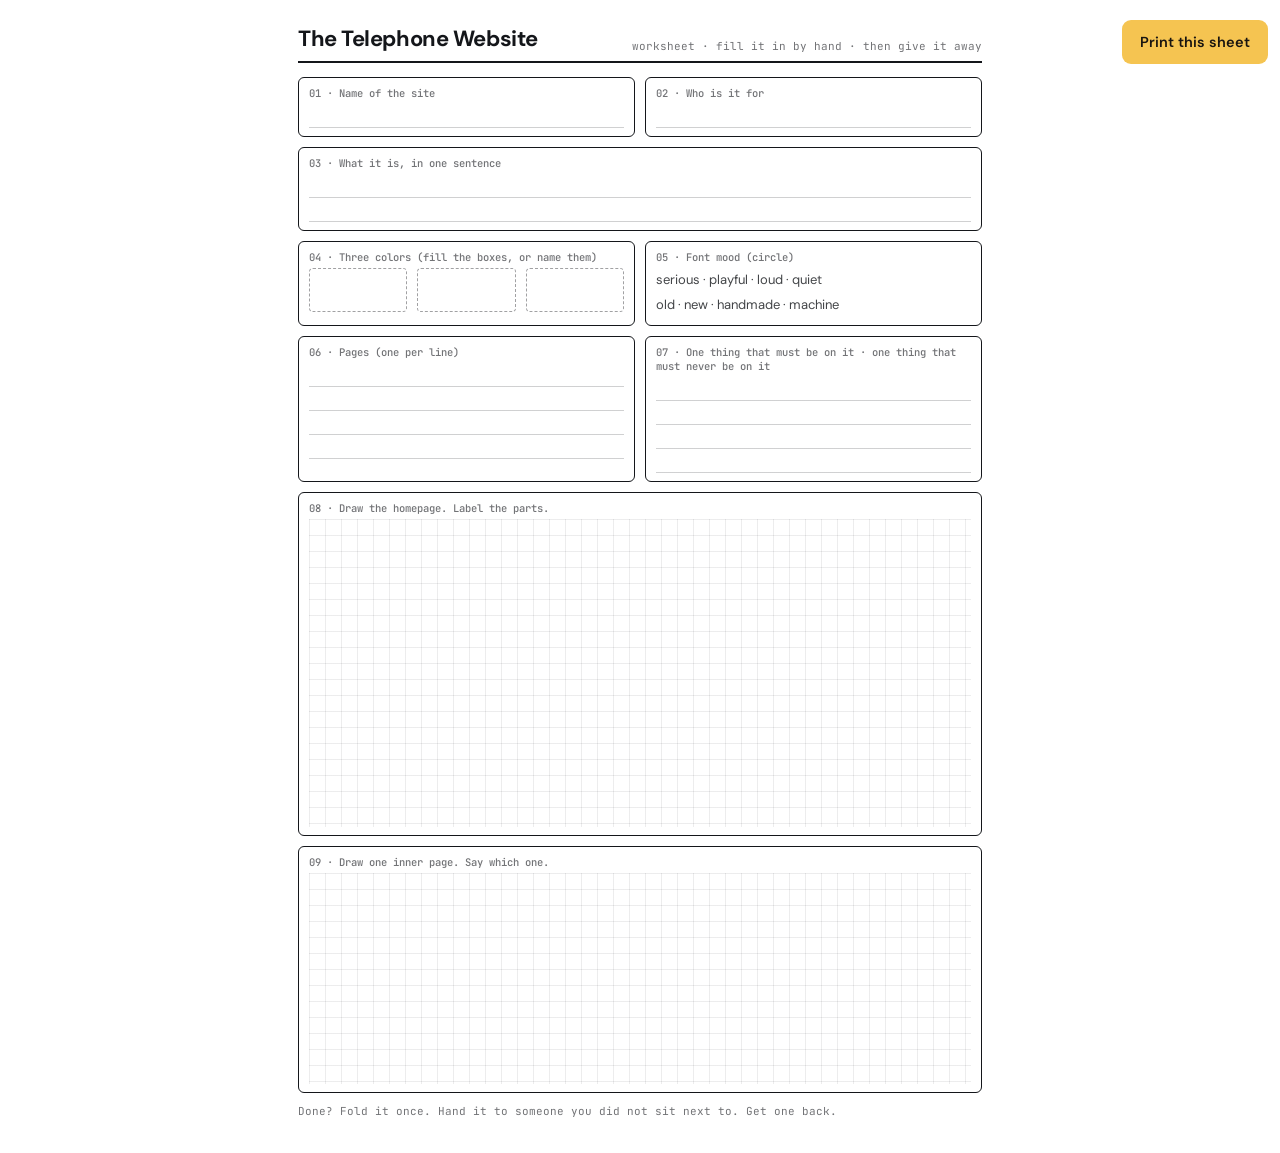
<file: telephone/worksheet.html>
<!doctype html>
<html lang="en"><head><meta charset="utf-8"><meta name="viewport" content="width=device-width,initial-scale=1">
<title>Telephone Website worksheet</title>
<link rel="stylesheet" href="../assets/ah.css?v=4">
<style>
@page{size:letter;margin:.5in}
body{background:#fff}
.sheet{max-width:7.5in;margin:0 auto;padding:24px 18px;font-family:var(--ah-sans);color:var(--foreground)}
.sheet header{display:flex;justify-content:space-between;align-items:flex-end;border-bottom:2px solid var(--foreground);padding-bottom:8px;margin-bottom:14px}
.sheet h1{font-size:22px;letter-spacing:-.02em;margin:0}
.sheet .mono{font-family:var(--ah-mono);font-size:11px;color:var(--ah-fg-label)}
.box{border:1px solid var(--foreground);border-radius:6px;padding:8px 10px;margin:0 0 10px;break-inside:avoid}
.box .l{font-family:var(--ah-mono);font-size:10.5px;font-weight:500;color:var(--ah-fg-label);margin:0 0 4px}
.lines{background:repeating-linear-gradient(to bottom,transparent 0 23px,#14161a33 23px 24px);height:48px}
.lines.tall{height:96px}
.grid2{display:grid;grid-template-columns:1fr 1fr;gap:10px}
.swatches{display:flex;gap:10px}
.swatches div{flex:1;height:44px;border:1px dashed #14161a66;border-radius:4px}
.circle{font-size:13px;line-height:1.9;color:var(--ah-fg-body)}
.wire{height:3.2in;background-image:linear-gradient(#14161a14 1px,transparent 1px),linear-gradient(90deg,#14161a14 1px,transparent 1px);background-size:16px 16px}
.wire.small{height:2.2in}
.print{position:fixed;top:12px;right:12px}
@media print{.print{display:none}.sheet{padding:0}}
</style></head><body>
<a class="ah-btn print" href="#" onclick="print();return false">Print this sheet</a>
<div class="sheet">
<header><h1>The Telephone Website</h1><span class="mono">worksheet · fill it in by hand · then give it away</span></header>
<div class="grid2">
  <div class="box"><p class="l">01 · Name of the site</p><div class="lines" style="height:24px"></div></div>
  <div class="box"><p class="l">02 · Who is it for</p><div class="lines" style="height:24px"></div></div>
</div>
<div class="box"><p class="l">03 · What it is, in one sentence</p><div class="lines"></div></div>
<div class="grid2">
  <div class="box"><p class="l">04 · Three colors (fill the boxes, or name them)</p><div class="swatches"><div></div><div></div><div></div></div></div>
  <div class="box"><p class="l">05 · Font mood (circle)</p><div class="circle">serious · playful · loud · quiet<br>old · new · handmade · machine</div></div>
</div>
<div class="grid2">
  <div class="box"><p class="l">06 · Pages (one per line)</p><div class="lines tall"></div></div>
  <div class="box"><p class="l">07 · One thing that must be on it · one thing that must never be on it</p><div class="lines tall"></div></div>
</div>
<div class="box"><p class="l">08 · Draw the homepage. Label the parts.</p><div class="wire"></div></div>
<div class="box"><p class="l">09 · Draw one inner page. Say which one.</p><div class="wire small"></div></div>
<p class="mono">Done? Fold it once. Hand it to someone you did not sit next to. Get one back.</p>
</div>
</body></html>
</file>
<file: assets/ah.css>
/* Theme tokens copied from aihero.dev (light). Fonts: DM Sans, JetBrains Mono. */
@import url('https://fonts.googleapis.com/css2?family=DM+Sans:opsz,wght@9..40,400;9..40,500;9..40,600;9..40,700&family=JetBrains+Mono:wght@400;500;600&display=swap');
:root{
  --nav-height:62px;
  --page-background:#f1f2f5;--background:#fbfbfc;--foreground:#14161a;--card:#fff;
  --primary:#14161a;--primary-foreground:#fbfbfc;
  --accent-fill:#f5c451;--accent-fill-hover:#eab534;--accent-fill-foreground:#191510;
  --muted:#f5f6f8;--muted-foreground:#14161a9e;--border:#14161a1a;--input:#14161a24;--ring:#14161a59;--radius:9px;
  --ah-fg-body:#14161acc;--ah-fg-muted:#14161ab3;--ah-fg-subtle:#14161aa3;--ah-fg-label:#14161a99;--ah-fg-faint:#14161a59;
  --ah-line:#14161a1a;--ah-line-strong:#14161a24;--ah-line-soft:#14161a12;--ah-hover:#14161a0f;
  --ah-accent-wash:#14161a0a;--ah-accent-panel:#ecedef;--ah-accent-line:#14161a38;--ah-band:#f1f2f5;
  --ah-sans:"DM Sans",ui-sans-serif,system-ui,-apple-system,"Segoe UI",Roboto,sans-serif;
  --ah-mono:"JetBrains Mono",ui-monospace,SFMono-Regular,Menlo,Consolas,monospace;
  color-scheme:light;
}
*{box-sizing:border-box}
html{background:var(--page-background)}
body{margin:0;font-family:var(--ah-sans);color:var(--foreground);background:var(--page-background);-webkit-font-smoothing:antialiased;font-size:15.5px}
a{color:inherit}
/* header */
.ah-header{position:sticky;top:0;z-index:50;height:var(--nav-height);display:flex;align-items:center;gap:20px;padding:0 18px;border-bottom:1px solid var(--border);background:color-mix(in srgb,var(--background) 90%,transparent);backdrop-filter:blur(12px)}
@media(min-width:1024px){.ah-header{padding:0 44px}}
.ah-brand{display:flex;align-items:center;gap:10px;text-decoration:none;font-weight:700;font-size:15.5px;letter-spacing:-.01em;line-height:1}
.ah-brand .mark{width:28px;height:28px;border-radius:7px;background:var(--accent-fill);display:inline-block}
.ah-brand .mono{font-family:var(--ah-mono)}
.ah-nav{display:none;margin-left:auto;gap:18px;font-size:13.5px}
.ah-nav a{color:var(--ah-fg-muted);text-decoration:none}
.ah-nav a:hover{color:var(--foreground)}
@media(min-width:1024px){.ah-nav{display:flex}}
/* shell */
.ah-shell{background:var(--background);border-bottom:1px solid var(--border)}
.ah-grid{display:grid;grid-template-columns:minmax(0,1fr);max-width:1240px;margin:0 auto}
@media(min-width:1280px){.ah-grid{grid-template-columns:minmax(0,1fr) 260px}}
.ah-article{padding:40px 18px 56px;max-width:calc(70ch + 36px);margin:0 auto;width:100%}
@media(min-width:640px){.ah-article{padding:56px 24px 72px}}
.ah-aside{display:none;border-left:1px solid var(--border)}
@media(min-width:1280px){.ah-aside{display:block}}
.ah-aside>div{position:sticky;top:var(--nav-height);max-height:calc(100vh - var(--nav-height));overflow:auto;padding:20px 20px 32px}
.ah-aside ul{list-style:none;margin:0;padding:0}
.ah-aside a{display:block;border-left:1px solid var(--border);padding:6px 0 6px 13px;font-size:13px;line-height:1.4;color:var(--ah-fg-subtle);text-decoration:none}
.ah-aside a:hover,.ah-aside a.active{color:var(--foreground);border-left-color:var(--foreground)}
/* kicker / labels */
.ah-label{font-family:var(--ah-mono);font-size:11px;font-weight:500;line-height:1.4;color:var(--muted-foreground);margin:0 0 12px}
.ah-label.primary{color:var(--primary)}
.ah-kicker{font-family:var(--ah-mono);font-size:12.5px;color:var(--ah-fg-subtle);margin:0 0 18px;display:flex;gap:10px;flex-wrap:wrap}
.ah-kicker .sep{color:var(--ah-fg-faint)}
/* type */
h1.ah-h1{font-size:2rem;font-weight:700;line-height:1.06;letter-spacing:-.03em;margin:0;text-wrap:balance;display:flex;gap:16px;align-items:flex-start}
h1.ah-h1 .thumb{width:40px;height:40px;border-radius:11px;background:var(--accent-fill);flex:none;margin-top:.02em;display:grid;place-items:center;font-size:20px}
@media(min-width:640px){h1.ah-h1{font-size:2.5rem}h1.ah-h1 .thumb{width:48px;height:48px}}
@media(min-width:1024px){h1.ah-h1{font-size:2.75rem;line-height:1.04;letter-spacing:-.034em}}
.ah-sub{font-size:17px;line-height:1.55;margin:16px 0 0;max-width:48ch;color:var(--ah-fg-muted);text-wrap:pretty}
@media(min-width:640px){.ah-sub{font-size:18.5px}}
.ah-byline{margin:28px 0 0;display:flex;align-items:center;gap:10px;font-size:14px;font-weight:500}
.ah-byline .avatar{width:32px;height:32px;border-radius:50%;background:var(--ah-accent-panel);border:1px solid var(--border)}
.ah-prose{margin-top:44px}
.ah-prose h2{font-size:1.5rem;font-weight:600;letter-spacing:-.02em;line-height:1.2;margin:48px 0 16px;scroll-margin-top:72px}
.ah-prose h2 a{text-decoration:none}
.ah-prose h3{font-size:1.125rem;font-weight:600;letter-spacing:-.012em;margin:32px 0 10px}
.ah-prose-p,.ah-prose p{color:var(--ah-fg-body);text-wrap:pretty;margin:0 0 20px;font-size:15.5px;line-height:1.68}
.ah-prose a{color:var(--primary);text-decoration:underline;text-decoration-color:#14161a59;text-underline-offset:2px;text-decoration-thickness:1px}
.ah-prose strong{color:var(--foreground);font-weight:700}
.ah-prose ul,.ah-prose ol{color:var(--ah-fg-body);margin:0 0 20px;padding-left:22px;line-height:1.68}
.ah-prose li{margin:0 0 6px}
.ah-prose hr{border:0;border-top:1px solid var(--ah-line);margin:44px 0}
code.ah-code-inline,.ah-prose code{font-family:var(--ah-mono);color:var(--foreground);background:var(--ah-hover);border:1px solid var(--ah-line);border-radius:4px;padding:1px 5px;font-size:.85em;font-weight:400}
/* tables (article style: card wrapper) */
.ah-table{border:1px solid var(--input);background:var(--background);border-radius:8px;overflow:hidden;margin:0 0 24px}
.ah-table .scroll{overflow-x:auto}
.ah-table table{width:100%;border-collapse:collapse;font-size:14px}
.ah-table th{text-align:left;font-weight:600;padding:11px 14px;border-bottom:1px solid var(--ah-line);color:var(--foreground);white-space:nowrap}
.ah-table td{padding:11px 14px;border-bottom:1px solid var(--ah-line-soft);color:var(--ah-fg-body);vertical-align:top;line-height:1.55}
.ah-table tr:last-child td{border-bottom:0}
/* command box (the "Install this skill" band pattern) */
.ah-cmd{display:flex;flex-wrap:wrap;align-items:center;gap:10px 12px;border:1px solid var(--border);background:var(--muted);border-radius:9px;padding:12px 14px;margin:0 0 12px}
.ah-cmd .dollar{font-family:var(--ah-mono);font-size:12px;font-weight:500;color:var(--ah-fg-faint);user-select:none}
.ah-cmd code{font-family:var(--ah-mono);font-size:11.5px;font-weight:500;color:#14161ae6;flex:1;min-width:0;overflow-x:auto;white-space:nowrap;background:none;border:0;padding:0}
@media(min-width:640px){.ah-cmd code{font-size:12px}}
.ah-cmd button{flex:none;height:30px;width:30px;margin-left:auto;border:0;border-radius:4px;background:color-mix(in srgb,var(--accent-fill) 14%,transparent);color:var(--primary);cursor:pointer;display:grid;place-items:center}
.ah-cmd button:hover{background:color-mix(in srgb,var(--accent-fill) 25%,transparent)}
.ah-cmd button svg{width:14px;height:14px}
.ah-cmd-note{font-size:14px;line-height:1.6;color:var(--ah-fg-muted);margin:0 0 20px}
/* callout aside (email-course card pattern) */
.ah-callout{border:1px solid color-mix(in srgb,var(--primary) 30%,transparent);background:color-mix(in srgb,var(--primary) 5%,transparent);border-radius:12px;padding:24px;margin:40px 0;display:flex;flex-direction:column;gap:8px}
@media(min-width:640px){.ah-callout{padding:32px}}
.ah-callout h3{font-size:1.3125rem;font-weight:700;line-height:1.15;letter-spacing:-.02em;margin:0;text-wrap:balance}
@media(min-width:640px){.ah-callout h3{font-size:1.5rem}}
.ah-callout p{font-size:17px;line-height:1.55;color:#14161acc;margin:0}
.ah-btn{display:inline-flex;align-items:center;justify-content:center;height:44px;padding:0 18px;border-radius:9px;background:var(--accent-fill);color:var(--accent-fill-foreground);font-weight:600;font-size:14.5px;text-decoration:none;margin-top:8px;width:max-content}
.ah-btn:hover{background:var(--accent-fill-hover)}
/* bands below the article */
.ah-band{background:var(--muted);border-top:1px solid var(--border);padding:32px 24px}
@media(min-width:640px){.ah-band{padding:36px 40px}}
.ah-band-inner{max-width:1240px;margin:0 auto}
.ah-cardgrid{display:grid;gap:1px;background:var(--border);border:1px solid var(--border);border-radius:8px;overflow:hidden}
@media(min-width:640px){.ah-cardgrid{grid-template-columns:repeat(2,1fr)}}
@media(min-width:1024px){.ah-cardgrid{grid-template-columns:repeat(3,1fr)}}
.ah-cardgrid>a{display:block;background:var(--background);padding:18px;text-decoration:none;min-width:0}
.ah-cardgrid>a:hover{background:var(--card)}
.ah-cardgrid .t{font-weight:600;font-size:15px;letter-spacing:-.012em;margin:0 0 6px}
.ah-cardgrid .d{font-size:13.5px;line-height:1.5;color:var(--ah-fg-muted);margin:0}
.ah-cardgrid .soon{opacity:.55;pointer-events:none}
.ah-cycle{display:flex;gap:10px;margin-top:16px}
@media(min-width:901px){.ah-cycle{display:grid;grid-template-columns:repeat(3,1fr)}}
.ah-cycle>*{flex:1;min-width:0;border:1px solid var(--border);background:var(--background);border-radius:6px;padding:16px 18px;text-decoration:none}
.ah-cycle>a:hover{border-color:#14161a4d}
.ah-cycle .here{border-color:var(--ah-accent-line);background:var(--ah-accent-wash)}
.ah-cycle .here .ah-label{color:var(--primary)}
.ah-cycle .ah-label{margin-bottom:10px}
.ah-cycle .name{font-size:16px;line-height:1.3;letter-spacing:-.018em;font-weight:500;color:var(--ah-fg-muted);white-space:nowrap;overflow:hidden;text-overflow:ellipsis;margin:0}
.ah-cycle .here .name{font-weight:700;color:var(--foreground)}
.ah-cycle .dim{color:var(--ah-fg-faint)}
.ah-track{list-style:none;margin:0;padding:0;display:flex;gap:14px;overflow-x:auto;scrollbar-width:none}
@media(min-width:901px){.ah-track{flex-direction:column;gap:7px;overflow:visible}}
.ah-track li{flex:none}
.ah-track a{display:flex;align-items:center;gap:10px;text-decoration:none;font-family:var(--ah-mono);font-size:12px;font-weight:500;white-space:nowrap;color:var(--ah-fg-label)}
.ah-track a:hover{color:var(--foreground)}
.ah-track .dot{width:7px;height:7px;border-radius:50%;background:#14161a33;flex:none}
.ah-track [aria-current] a{color:var(--primary)}
.ah-track [aria-current] .dot{background:var(--primary)}
.ah-band-cols{display:grid;gap:36px;grid-template-columns:minmax(0,1fr)}
.ah-band-cols>*{min-width:0}
@media(min-width:901px){.ah-band-cols{grid-template-columns:minmax(0,2fr) minmax(0,1fr)}}
.ah-footer{padding:28px 24px;font-size:13px;color:var(--ah-fg-subtle);max-width:1240px;margin:0 auto}
.ah-footer a{color:inherit}
/* os tabs */
.ah-tabs{display:flex;gap:4px;border:1px solid var(--border);background:var(--muted);border-radius:8px;padding:4px;width:max-content;margin:0 0 16px}
.ah-tabs button{border:0;background:none;font:inherit;font-size:13.5px;font-weight:500;padding:6px 14px;border-radius:5px;color:var(--ah-fg-muted);cursor:pointer}
.ah-tabs button[aria-selected=true]{background:var(--background);color:var(--foreground);box-shadow:0 1px 2px #14161a14}
[data-os-panel][hidden]{display:none}
.ah-steps{counter-reset:s;list-style:none;padding:0;margin:0 0 24px}
.ah-steps>li{counter-increment:s;display:grid;grid-template-columns:28px 1fr;gap:12px;padding:14px 0;border-top:1px solid var(--ah-line-soft)}
.ah-steps>li::before{content:counter(s,decimal-leading-zero);font-family:var(--ah-mono);font-size:11.5px;font-weight:500;color:var(--ah-fg-faint);padding-top:4px}
.ah-steps .t{font-weight:600;margin:0 0 4px;color:var(--foreground)}
.ah-steps p{margin:0 0 8px;font-size:14.5px}
.ah-steps .ah-cmd{margin-top:8px}
kbd{font-family:var(--ah-mono);font-size:.8em;border:1px solid var(--ah-line-strong);border-bottom-width:2px;border-radius:4px;padding:1px 6px;background:var(--background)}
/* figures: prose defaults from the reference site, image at column width */
.ah-prose figure{margin:2em 0}
.ah-prose figure>*{margin:0}
.ah-prose img{display:block;max-width:100%;height:auto}
.ah-prose figcaption{color:var(--ah-fg-subtle);margin-top:.857em;font-size:.875em;line-height:1.43}
</file>
